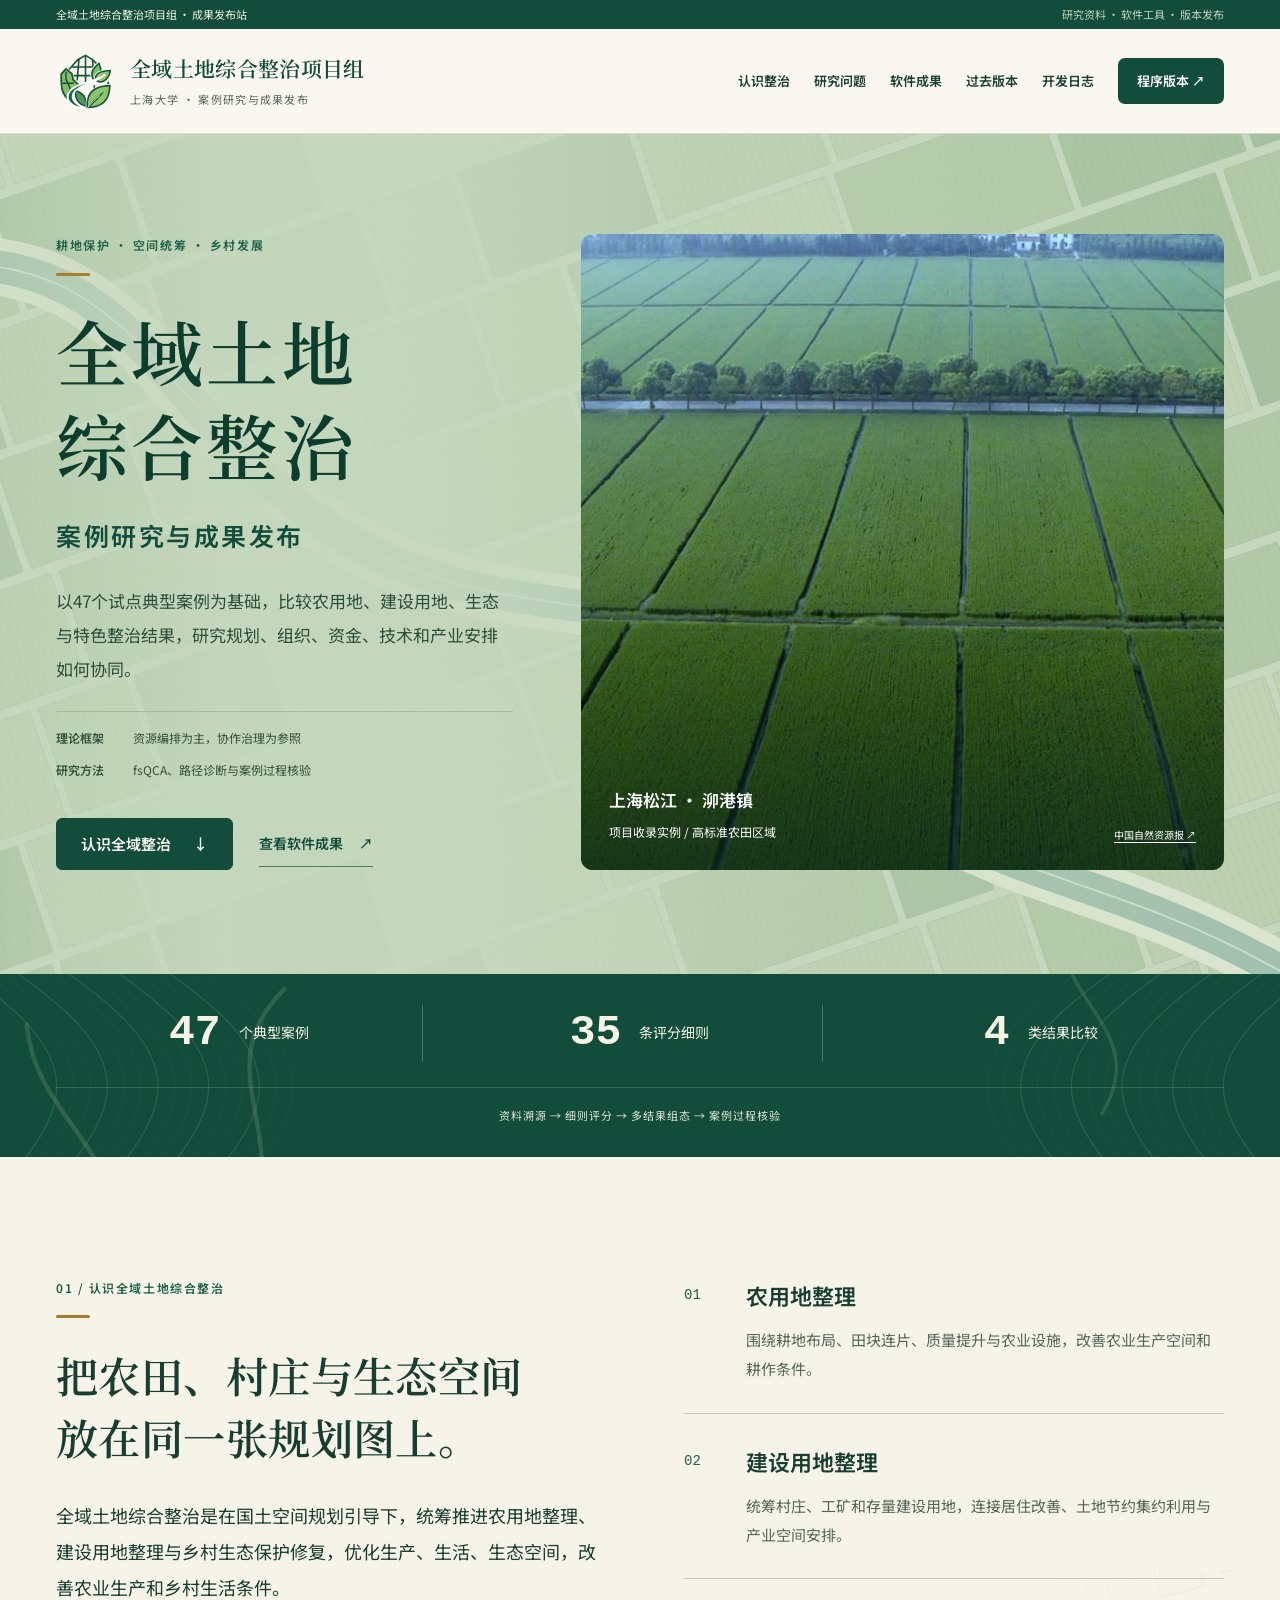
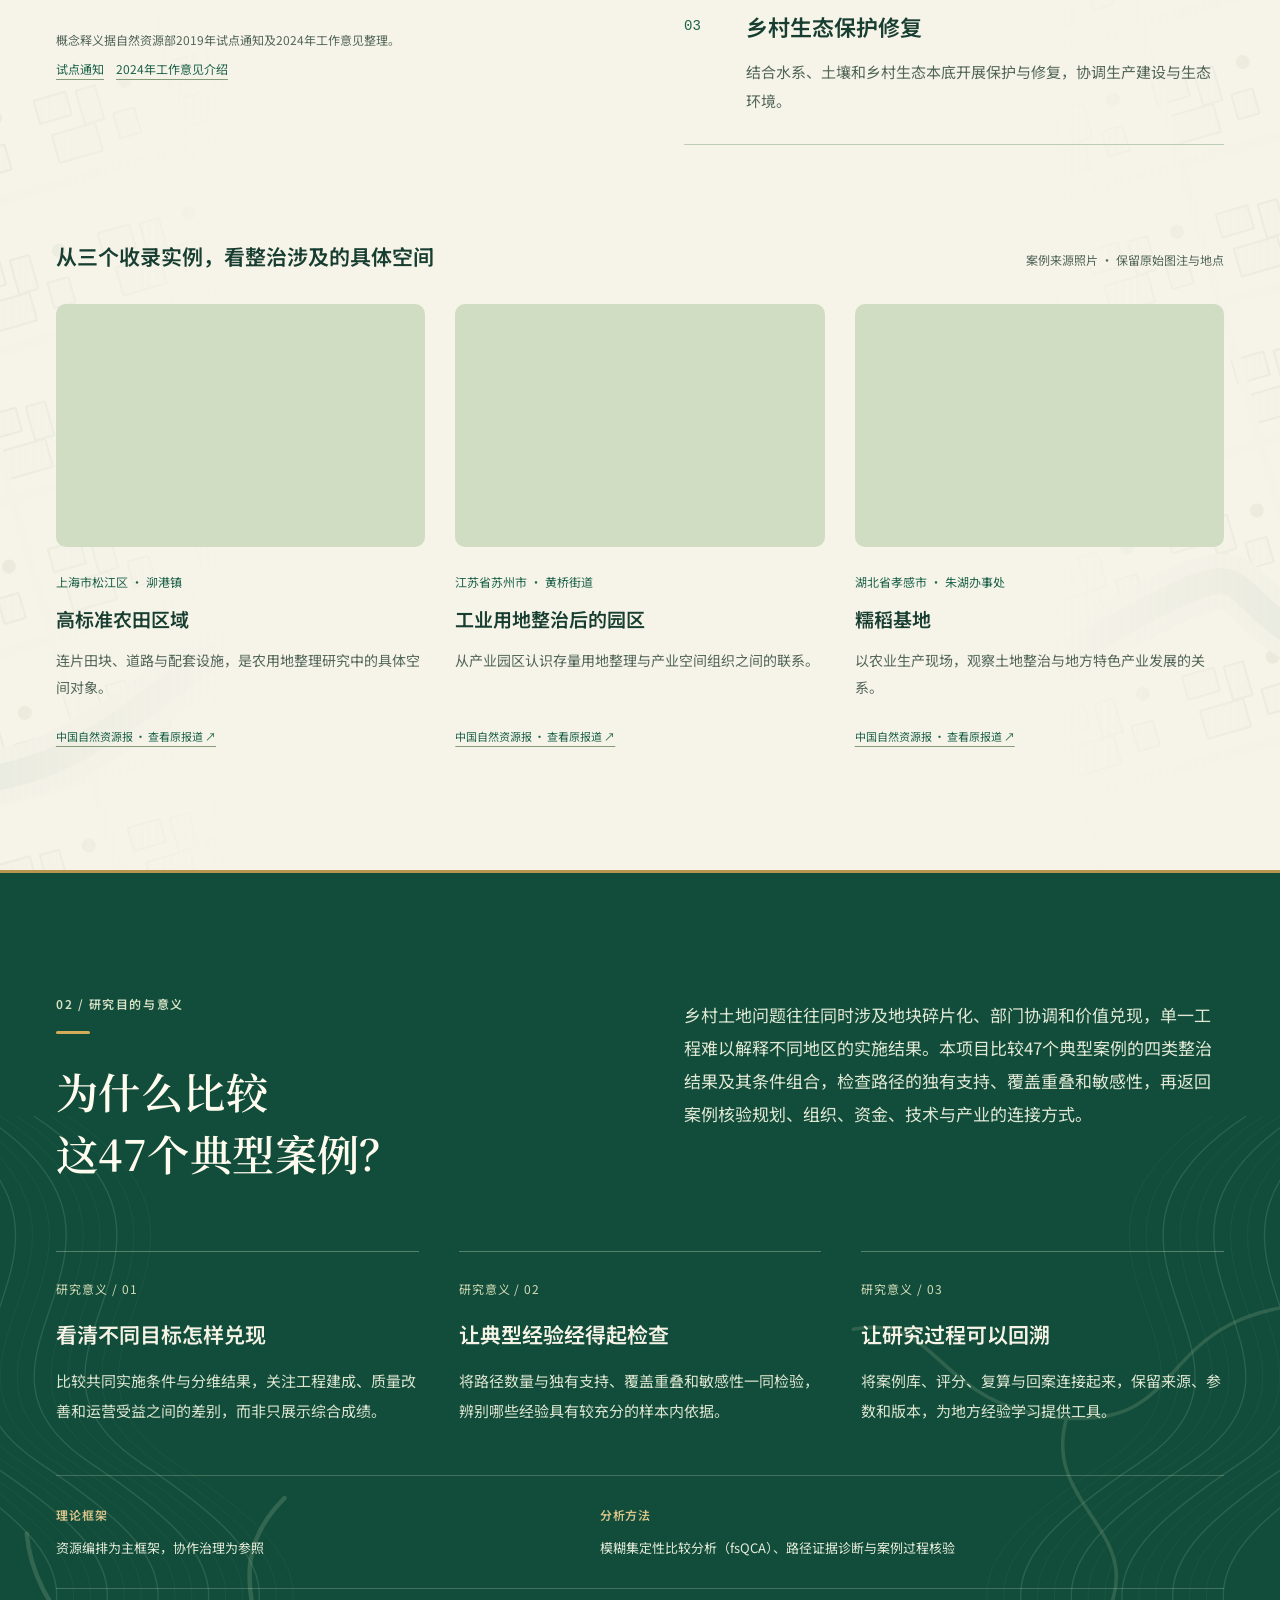
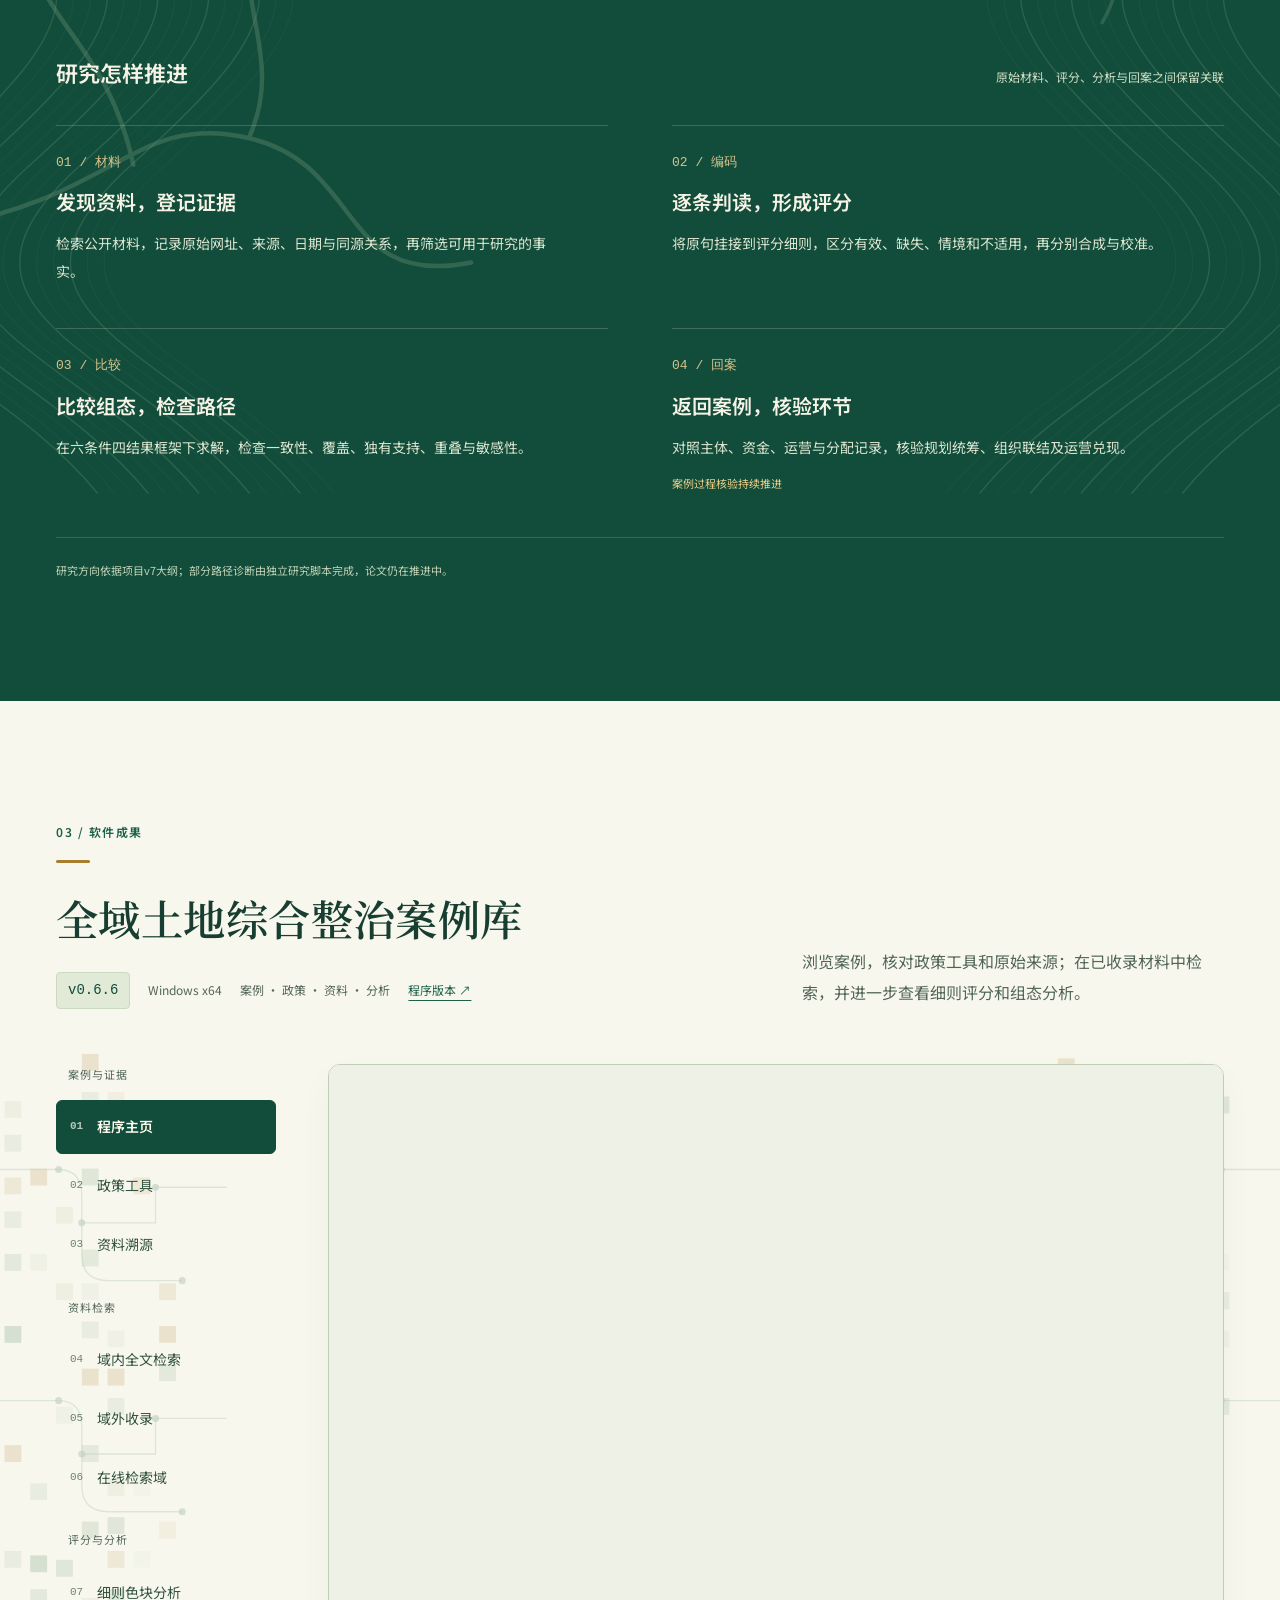
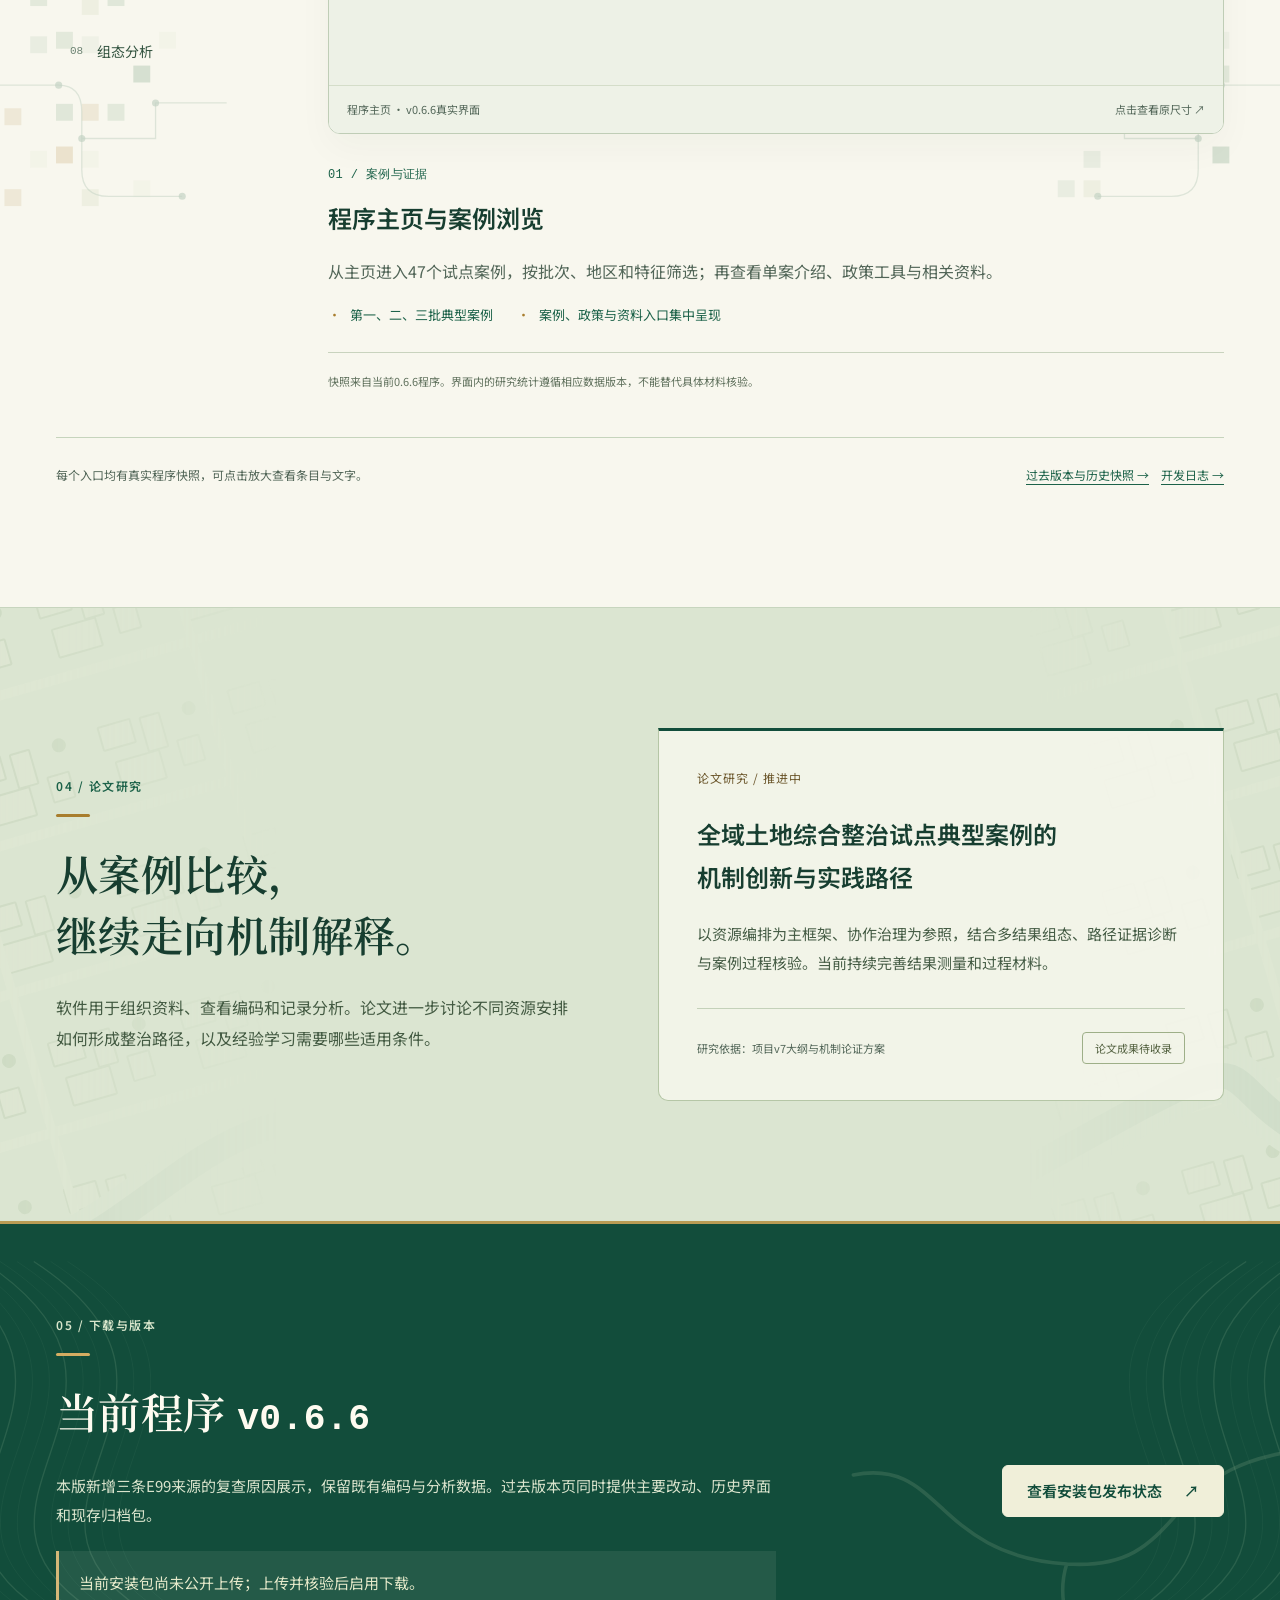
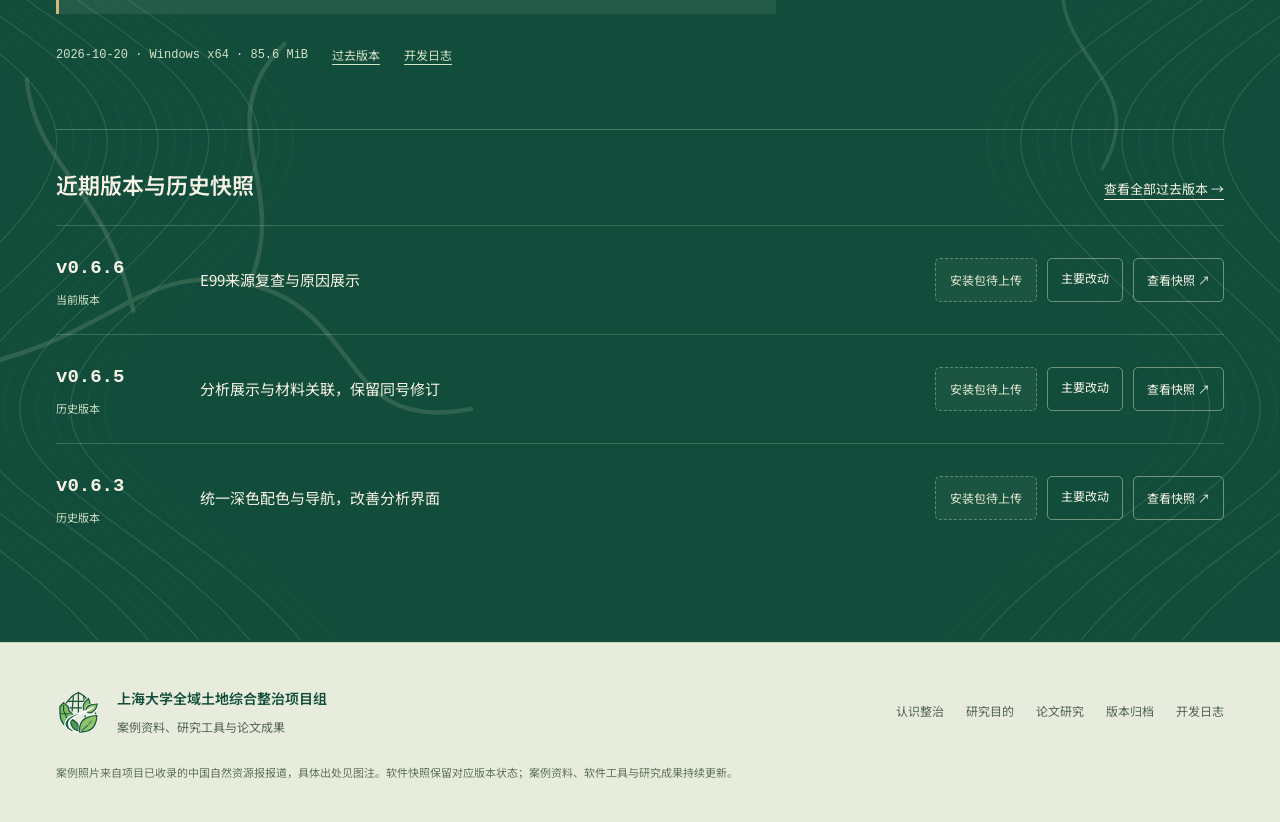
<file: index.html>
<!doctype html>
<html lang="zh-CN"><head><meta charset="utf-8"><meta name="viewport" content="width=device-width,initial-scale=1"><meta name="theme-color" content="#124d3b"><title>全域土地综合整治项目组 · 案例研究与成果发布</title><meta name="description" content="从农用地整理、建设用地整理与生态保护修复出发，比较47个典型案例，介绍研究目的，展示政策工具、资料溯源、案例库软件与历史版本。"><link rel="icon" href="assets/project-mark-reference-v2.svg" type="image/svg+xml"><link rel="preload" href="assets/fonts/clc-serif-600.woff" as="font" type="font/woff" crossorigin><link rel="preload" href="assets/fonts/clc-sans-400.woff" as="font" type="font/woff" crossorigin><link rel="stylesheet" href="site.css?v=publish-20261020"><script defer src="site.js?v=publish-20261020"></script><link rel="canonical" href="https://shuwgc.github.io/CLC-case/"><meta property="og:type" content="website"><meta property="og:locale" content="zh_CN"><meta property="og:title" content="全域土地综合整治项目组 · 案例研究与成果发布"><meta property="og:description" content="从农用地整理、建设用地整理与生态保护修复出发，比较47个典型案例，介绍研究目的，展示政策工具、资料溯源、案例库软件与历史版本。"><meta property="og:url" content="https://shuwgc.github.io/CLC-case/"><meta property="og:image" content="https://shuwgc.github.io/CLC-case/assets/case-maogang-farmland.jpg"><meta name="referrer" content="strict-origin-when-cross-origin"></head>
<body data-page="home"><a class="skip-link" href="#main-content">跳至主要内容</a>
<div class="preview-bar"><div class="wrap"><span>全域土地综合整治项目组 · 成果发布站</span><span>研究资料 · 软件工具 · 版本发布</span></div></div>
<header class="site-header"><div class="wrap header-inner"><a class="brand" href="index.html" aria-label="项目组成果发布站首页"><img src="assets/project-mark-reference-v2.svg" alt="全域土地综合整治绿白图标"><div><strong>全域土地综合整治项目组</strong><small>上海大学 · 案例研究与成果发布</small></div></a><button class="menu-toggle" type="button" aria-controls="site-nav" aria-expanded="false">导航 <span aria-hidden="true">☰</span></button><nav class="nav" id="site-nav" aria-label="主导航"><a href="#understanding">认识整治</a><a href="#research">研究问题</a><a href="#software">软件成果</a><a href="versions.html">过去版本</a><a href="log.html">开发日志</a><a class="nav-download" href="versions.html#v0-6-6">程序版本 ↗</a></nav></div></header>
<main id="main-content" tabindex="-1">
<section class="intro-hero" aria-label="全域土地综合整治案例研究"><div class="wrap hero-layout"><div class="hero-panel"><div class="eyebrow">耕地保护 · 空间统筹 · 乡村发展</div><h1><span>全域土地</span><span>综合整治</span></h1><p class="hero-subtitle">案例研究与成果发布</p><p class="hero-explainer">以47个试点典型案例为基础，比较农用地、建设用地、生态与特色整治结果，研究规划、组织、资金、技术和产业安排如何协同。</p><dl class="hero-methods"><div><dt>理论框架</dt><dd>资源编排为主，协作治理为参照</dd></div><div><dt>研究方法</dt><dd>fsQCA、路径诊断与案例过程核验</dd></div></dl><div class="hero-actions"><a class="button" href="#understanding">认识全域整治 <span aria-hidden="true">↓</span></a><a class="hero-quiet-link" href="#software">查看软件成果 <span aria-hidden="true">↗</span></a></div></div><figure class="hero-photo"><img src="assets/case-maogang-farmland.jpg" alt="上海松江泖港镇高标准农田区域，田块与道路呈集中连片布局" fetchpriority="high"><figcaption><div><strong>上海松江 · 泖港镇</strong><span>项目收录实例 / 高标准农田区域</span></div><a href="https://www.iziran.net/news.html?aid=5341581" target="_blank" rel="noopener noreferrer">中国自然资源报 ↗</a></figcaption></figure></div></section>
<div class="project-line"><div class="wrap"><span><strong>47</strong>个典型案例</span><span><strong>35</strong>条评分细则</span><span><strong>4</strong>类结果比较</span><span class="line-caption">资料溯源 → 细则评分 → 多结果组态 → 案例过程核验</span></div></div>

<section class="stage definition anchor-section" id="understanding"><div class="wrap"><div class="definition-grid"><div><div class="eyebrow">01 / 认识全域土地综合整治</div><h2>把农田、村庄与生态空间<br>放在同一张规划图上。</h2><p class="definition-copy">全域土地综合整治是在国土空间规划引导下，统筹推进农用地整理、建设用地整理与乡村生态保护修复，优化生产、生活、生态空间，改善农业生产和乡村生活条件。</p><p class="definition-source">概念释义据自然资源部2019年试点通知及2024年工作意见整理。<br><a class="source-link" href="https://gtj.yantai.gov.cn/art/2020/2/6/art_107946_2914812.html" target="_blank" rel="noopener noreferrer">试点通知</a>　<a class="source-link" href="https://app.www.gov.cn/govdata/gov/202408/17/518354/article.html" target="_blank" rel="noopener noreferrer">2024年工作意见介绍</a></p></div><ol class="task-list"><li><span class="task-num">01</span><div><h3>农用地整理</h3><p>围绕耕地布局、田块连片、质量提升与农业设施，改善农业生产空间和耕作条件。</p></div></li><li><span class="task-num">02</span><div><h3>建设用地整理</h3><p>统筹村庄、工矿和存量建设用地，连接居住改善、土地节约集约利用与产业空间安排。</p></div></li><li><span class="task-num">03</span><div><h3>乡村生态保护修复</h3><p>结合水系、土壤和乡村生态本底开展保护与修复，协调生产建设与生态环境。</p></div></li></ol></div>
<div class="case-essay"><div class="case-essay-head"><h3>从三个收录实例，看整治涉及的具体空间</h3><span>案例来源照片 · 保留原始图注与地点</span></div><div class="case-grid">
<figure class="case-figure"><button class="photo-button" type="button" data-photo="assets/case-maogang-farmland.jpg" data-title="上海松江泖港镇 · 高标准农田区域" data-caption="原文图注为“高标准农田区域”。来源：中国自然资源报，项目已收录的案例照片。" aria-label="放大泖港镇高标准农田照片"><img src="assets/case-maogang-farmland.jpg" alt="泖港镇高标准农田区域" loading="lazy"></button><figcaption><div class="case-place">上海市松江区 · 泖港镇</div><h4>高标准农田区域</h4><p class="case-desc">连片田块、道路与配套设施，是农用地整理研究中的具体空间对象。</p><a class="source-link" href="https://www.iziran.net/news.html?aid=5341581" target="_blank" rel="noopener noreferrer">中国自然资源报 · 查看原报道 ↗</a></figcaption></figure>
<figure class="case-figure"><button class="photo-button" type="button" data-photo="assets/case-huangqiao-industry.jpg" data-title="江苏苏州黄桥街道 · 工业用地整治后园区" data-caption="原报道图组中的整治后图片。单幅展示，不构造前后对比。来源：中国自然资源报。" aria-label="放大黄桥街道产业园照片"><img src="assets/case-huangqiao-industry.jpg" alt="黄桥街道工业用地整治后的苏州智能制造服务产业园" loading="lazy"></button><figcaption><div class="case-place">江苏省苏州市 · 黄桥街道</div><h4>工业用地整治后的园区</h4><p class="case-desc">从产业园区认识存量用地整理与产业空间组织之间的联系。</p><a class="source-link" href="https://www.iziran.net/news.html?aid=5341648" target="_blank" rel="noopener noreferrer">中国自然资源报 · 查看原报道 ↗</a></figcaption></figure>
<figure class="case-figure"><button class="photo-button" type="button" data-photo="assets/case-zhuhu-rice.jpg" data-title="湖北孝感朱湖 · 糯稻基地" data-caption="原文图注为“糯稻基地”。来源：中国自然资源报，项目已收录的案例照片。" aria-label="放大朱湖糯稻基地照片"><img src="assets/case-zhuhu-rice.jpg" alt="朱湖糯稻基地，收割机正在稻田作业" loading="lazy"></button><figcaption><div class="case-place">湖北省孝感市 · 朱湖办事处</div><h4>糯稻基地</h4><p class="case-desc">以农业生产现场，观察土地整治与地方特色产业发展的关系。</p><a class="source-link" href="https://www.iziran.net/news.html?aid=5341710" target="_blank" rel="noopener noreferrer">中国自然资源报 · 查看原报道 ↗</a></figcaption></figure>
</div></div></div></section>

<section class="stage research-stage anchor-section" id="research"><div class="wrap"><div class="research-lead"><div><div class="eyebrow">02 / 研究目的与意义</div><h2>为什么比较<br>这47个典型案例？</h2></div><p class="research-purpose">乡村土地问题往往同时涉及地块碎片化、部门协调和价值兑现，单一工程难以解释不同地区的实施结果。本项目比较47个典型案例的四类整治结果及其条件组合，检查路径的独有支持、覆盖重叠和敏感性，再返回案例核验规划、组织、资金、技术与产业的连接方式。</p></div><ol class="research-questions"><li><div class="rq-label">研究意义 / 01</div><h3>看清不同目标怎样兑现</h3><p>比较共同实施条件与分维结果，关注工程建成、质量改善和运营受益之间的差别，而非只展示综合成绩。</p></li><li><div class="rq-label">研究意义 / 02</div><h3>让典型经验经得起检查</h3><p>将路径数量与独有支持、覆盖重叠和敏感性一同检验，辨别哪些经验具有较充分的样本内依据。</p></li><li><div class="rq-label">研究意义 / 03</div><h3>让研究过程可以回溯</h3><p>将案例库、评分、复算与回案连接起来，保留来源、参数和版本，为地方经验学习提供工具。</p></li></ol><div class="framework-strip"><span><b>理论框架</b>资源编排为主框架，协作治理为参照</span><span><b>分析方法</b>模糊集定性比较分析（fsQCA）、路径证据诊断与案例过程核验</span></div><div class="research-path"><div class="path-heading"><h3>研究怎样推进</h3><span>原始材料、评分、分析与回案之间保留关联</span></div><ol class="path-steps"><li class="path-step"><span class="step-num">01 / 材料</span><h4>发现资料，登记证据</h4><p>检索公开材料，记录原始网址、来源、日期与同源关系，再筛选可用于研究的事实。</p></li><li class="path-step"><span class="step-num">02 / 编码</span><h4>逐条判读，形成评分</h4><p>将原句挂接到评分细则，区分有效、缺失、情境和不适用，再分别合成与校准。</p></li><li class="path-step"><span class="step-num">03 / 比较</span><h4>比较组态，检查路径</h4><p>在六条件四结果框架下求解，检查一致性、覆盖、独有支持、重叠与敏感性。</p></li><li class="path-step"><span class="step-num">04 / 回案</span><h4>返回案例，核验环节</h4><p>对照主体、资金、运营与分配记录，核验规划统筹、组织联结及运营兑现。</p><span class="ongoing">案例过程核验持续推进</span></li></ol><p class="research-footnote">研究方向依据项目v7大纲；部分路径诊断由独立研究脚本完成，论文仍在推进中。</p></div></div></section>

<section class="stage showcase anchor-section" id="software"><div class="wrap"><div class="section-heading"><div><div class="eyebrow">03 / 软件成果</div><h2>全域土地综合整治案例库</h2><div class="showcase-meta"><span class="version">v0.6.6</span><span>Windows x64</span><span>案例 · 政策 · 资料 · 分析</span><a href="versions.html#v0-6-6">程序版本 ↗</a></div></div><p>浏览案例，核对政策工具和原始来源；在已收录材料中检索，并进一步查看细则评分和组态分析。</p></div><div class="showcase-layout"><div class="feature-tabs" role="tablist" aria-label="八项程序界面与功能" aria-orientation="vertical"><span class="feature-group-label" role="presentation">案例与证据</span><button type="button" role="tab" id="tab-overview" aria-controls="feature-panel" aria-selected="true" data-feature="overview"><span>01</span>程序主页</button><button type="button" role="tab" id="tab-policy" aria-controls="feature-panel" aria-selected="false" data-feature="policy" tabindex="-1"><span>02</span>政策工具</button><button type="button" role="tab" id="tab-sources" aria-controls="feature-panel" aria-selected="false" data-feature="sources" tabindex="-1"><span>03</span>资料溯源</button><span class="feature-group-label" role="presentation">资料检索</span><button type="button" role="tab" id="tab-domain" aria-controls="feature-panel" aria-selected="false" data-feature="domain" tabindex="-1"><span>04</span>域内全文检索</button><button type="button" role="tab" id="tab-corpus" aria-controls="feature-panel" aria-selected="false" data-feature="corpus" tabindex="-1"><span>05</span>域外收录</button><button type="button" role="tab" id="tab-online" aria-controls="feature-panel" aria-selected="false" data-feature="online" tabindex="-1"><span>06</span>在线检索域</button><span class="feature-group-label" role="presentation">评分与分析</span><button type="button" role="tab" id="tab-rules" aria-controls="feature-panel" aria-selected="false" data-feature="rules" tabindex="-1"><span>07</span>细则色块分析</button><button type="button" role="tab" id="tab-qca" aria-controls="feature-panel" aria-selected="false" data-feature="qca" tabindex="-1"><span>08</span>组态分析</button></div><div class="feature-panel" id="feature-panel" role="tabpanel" aria-labelledby="tab-overview"><figure class="feature-frame"><button class="shot-trigger" type="button" aria-label="放大程序主页截图" data-current-image><img id="feature-image" src="assets/current-home.jpg" alt="0.6.6程序主页，包含导航、案例库介绍、检索入口与基础统计" loading="lazy"></button><figcaption class="shot-caption"><span id="feature-caption">程序主页 · v0.6.6真实界面</span><span>点击查看原尺寸 ↗</span></figcaption></figure><div class="feature-description"><div><div class="feature-index" id="feature-index">01 / 案例与证据</div><h3 id="feature-title">程序主页与案例浏览</h3></div><div><p class="feature-desc" id="feature-desc">从主页进入47个试点案例，按批次、地区和特征筛选；再查看单案介绍、政策工具与相关资料。</p><ul id="feature-points"><li>第一、二、三批典型案例</li><li>案例、政策与资料入口集中呈现</li></ul></div></div><p class="feature-boundary" id="feature-boundary">快照来自当前0.6.6程序。界面内的研究统计遵循相应数据版本，不能替代具体材料核验。</p></div></div><div class="showcase-tail"><span>每个入口均有真实程序快照，可点击放大查看条目与文字。</span><div><a href="versions.html">过去版本与历史快照 →</a>　<a href="log.html">开发日志 →</a></div></div></div></section>

<section class="stage paper-stage anchor-section" id="papers"><div class="wrap paper-layout"><div><div class="eyebrow">04 / 论文研究</div><h2>从案例比较，<br>继续走向机制解释。</h2><p class="paper-intro">软件用于组织资料、查看编码和记录分析。论文进一步讨论不同资源安排如何形成整治路径，以及经验学习需要哪些适用条件。</p></div><article class="paper-article"><div class="paper-status">论文研究 / 推进中</div><h3>全域土地综合整治试点典型案例的<br>机制创新与实践路径</h3><p>以资源编排为主框架、协作治理为参照，结合多结果组态、路径证据诊断与案例过程核验。当前持续完善结果测量和过程材料。</p><div class="paper-foot"><span>研究依据：项目v7大纲与机制论证方案</span><span class="pending">论文成果待收录</span></div></article></div></section>
<section class="download-stage" id="downloads"><div class="wrap download-layout"><div><div class="eyebrow">05 / 下载与版本</div><h2>当前程序 <span class="version-inline">v0.6.6</span></h2><p>本版新增三条E99来源的复查原因展示，保留既有编码与分析数据。过去版本页同时提供主要改动、历史界面和现存归档包。</p><p class="publication-status">当前安装包尚未公开上传；上传并核验后启用下载。</p><div class="release-links"><span id="current-package-meta">2026-10-20 · Windows x64</span><a href="versions.html">过去版本</a><a href="log.html">开发日志</a></div></div><a class="button" href="versions.html#v0-6-6">查看安装包发布状态 <span aria-hidden="true">↗</span></a></div><div class="wrap recent-archive"><div class="recent-archive-head"><h3>近期版本与历史快照</h3><a href="versions.html">查看全部过去版本 →</a></div><div id="recent-releases" aria-live="polite"><p>正在读取版本归档…</p></div></div></section>
</main><footer class="site-footer"><div class="wrap"><div class="footer-inner"><div class="footer-identity"><img src="assets/project-mark-reference-v2.svg" alt=""><div><strong>上海大学全域土地综合整治项目组</strong><span>案例资料、研究工具与论文成果</span></div></div><div class="footer-nav"><a href="#understanding">认识整治</a><a href="#research">研究目的</a><a href="#papers">论文研究</a><a href="versions.html">版本归档</a><a href="log.html">开发日志</a></div></div><p class="footer-note">案例照片来自项目已收录的中国自然资源报报道，具体出处见图注。软件快照保留对应版本状态；案例资料、软件工具与研究成果持续更新。</p></div></footer><dialog class="image-dialog" aria-label="图片放大预览"><div class="dialog-toolbar"><span id="dialog-title">界面快照</span><a class="dialog-original" id="dialog-original" href="#" target="_blank" rel="noopener noreferrer">打开原图 ↗</a><button type="button" data-close-dialog aria-label="关闭截图预览">✕</button></div><img class="dialog-img" alt=""><p class="dialog-caption"></p></dialog>
</body></html>
</file>
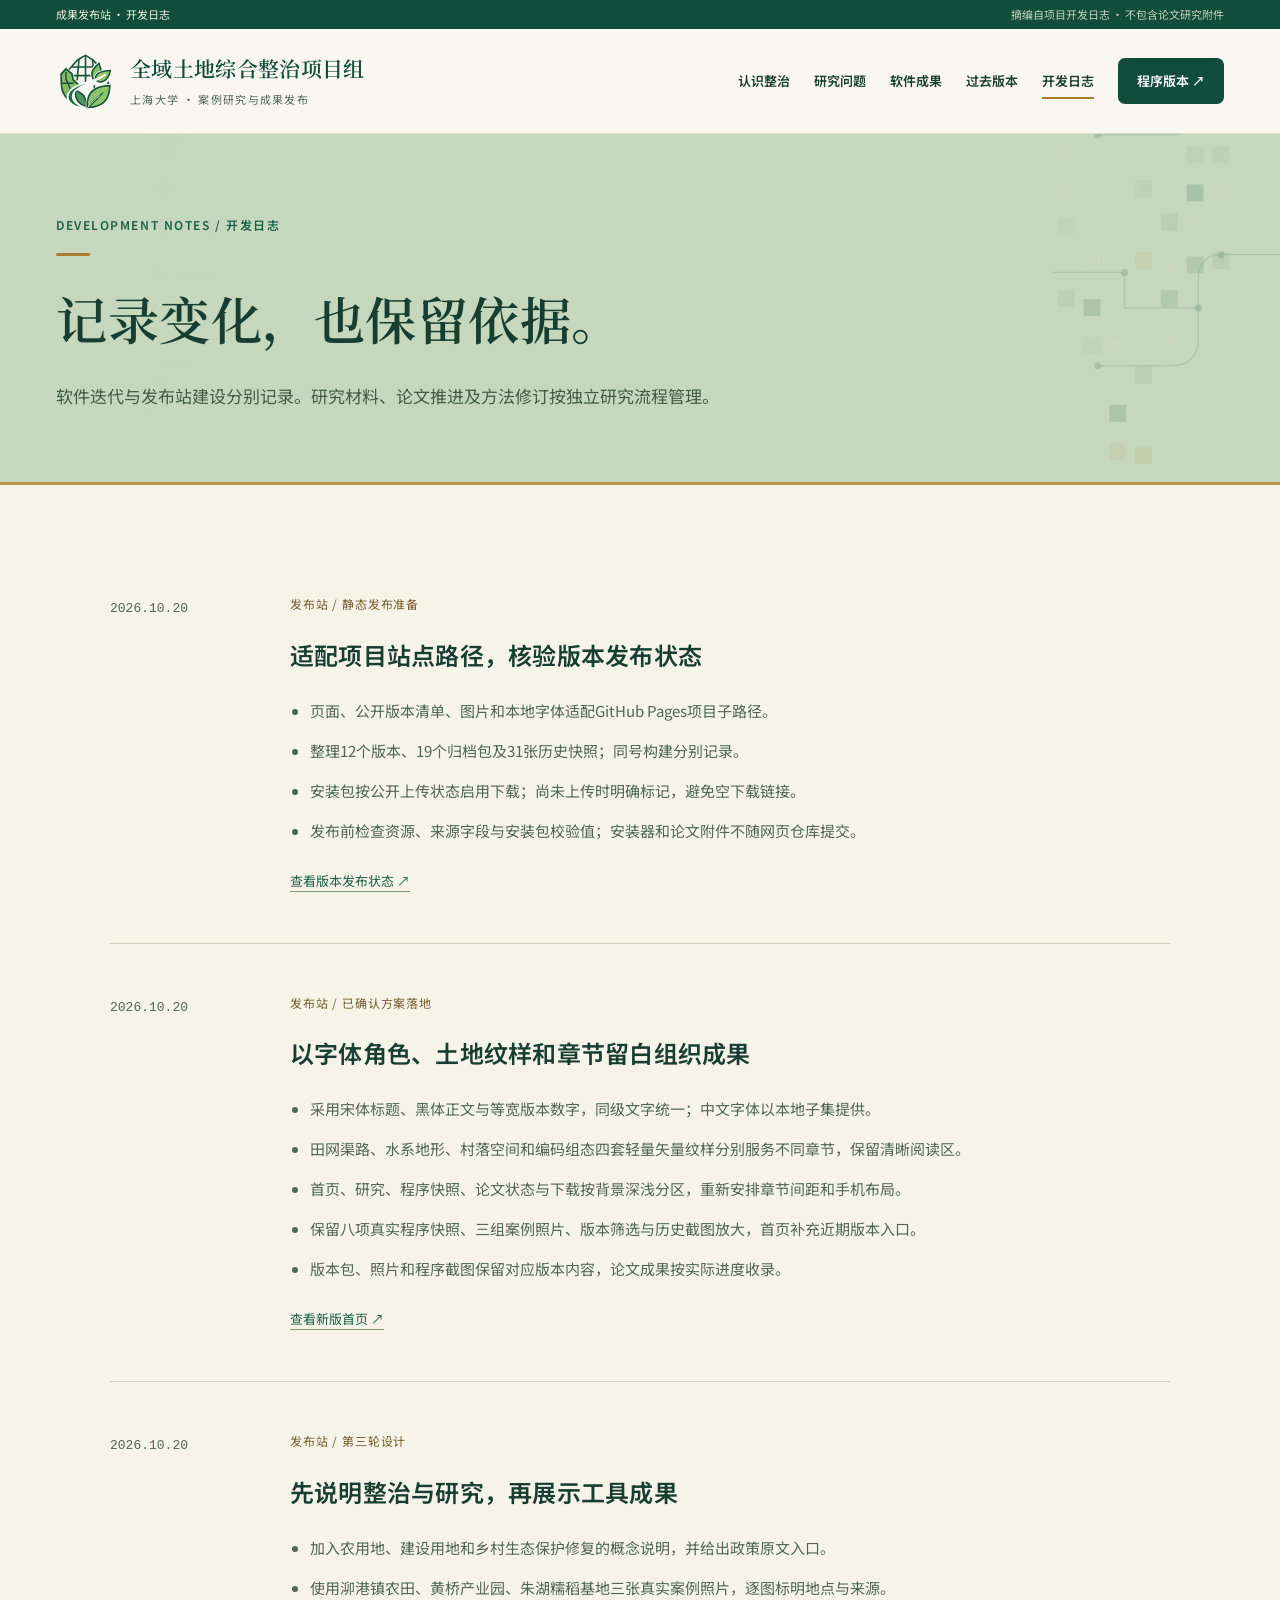
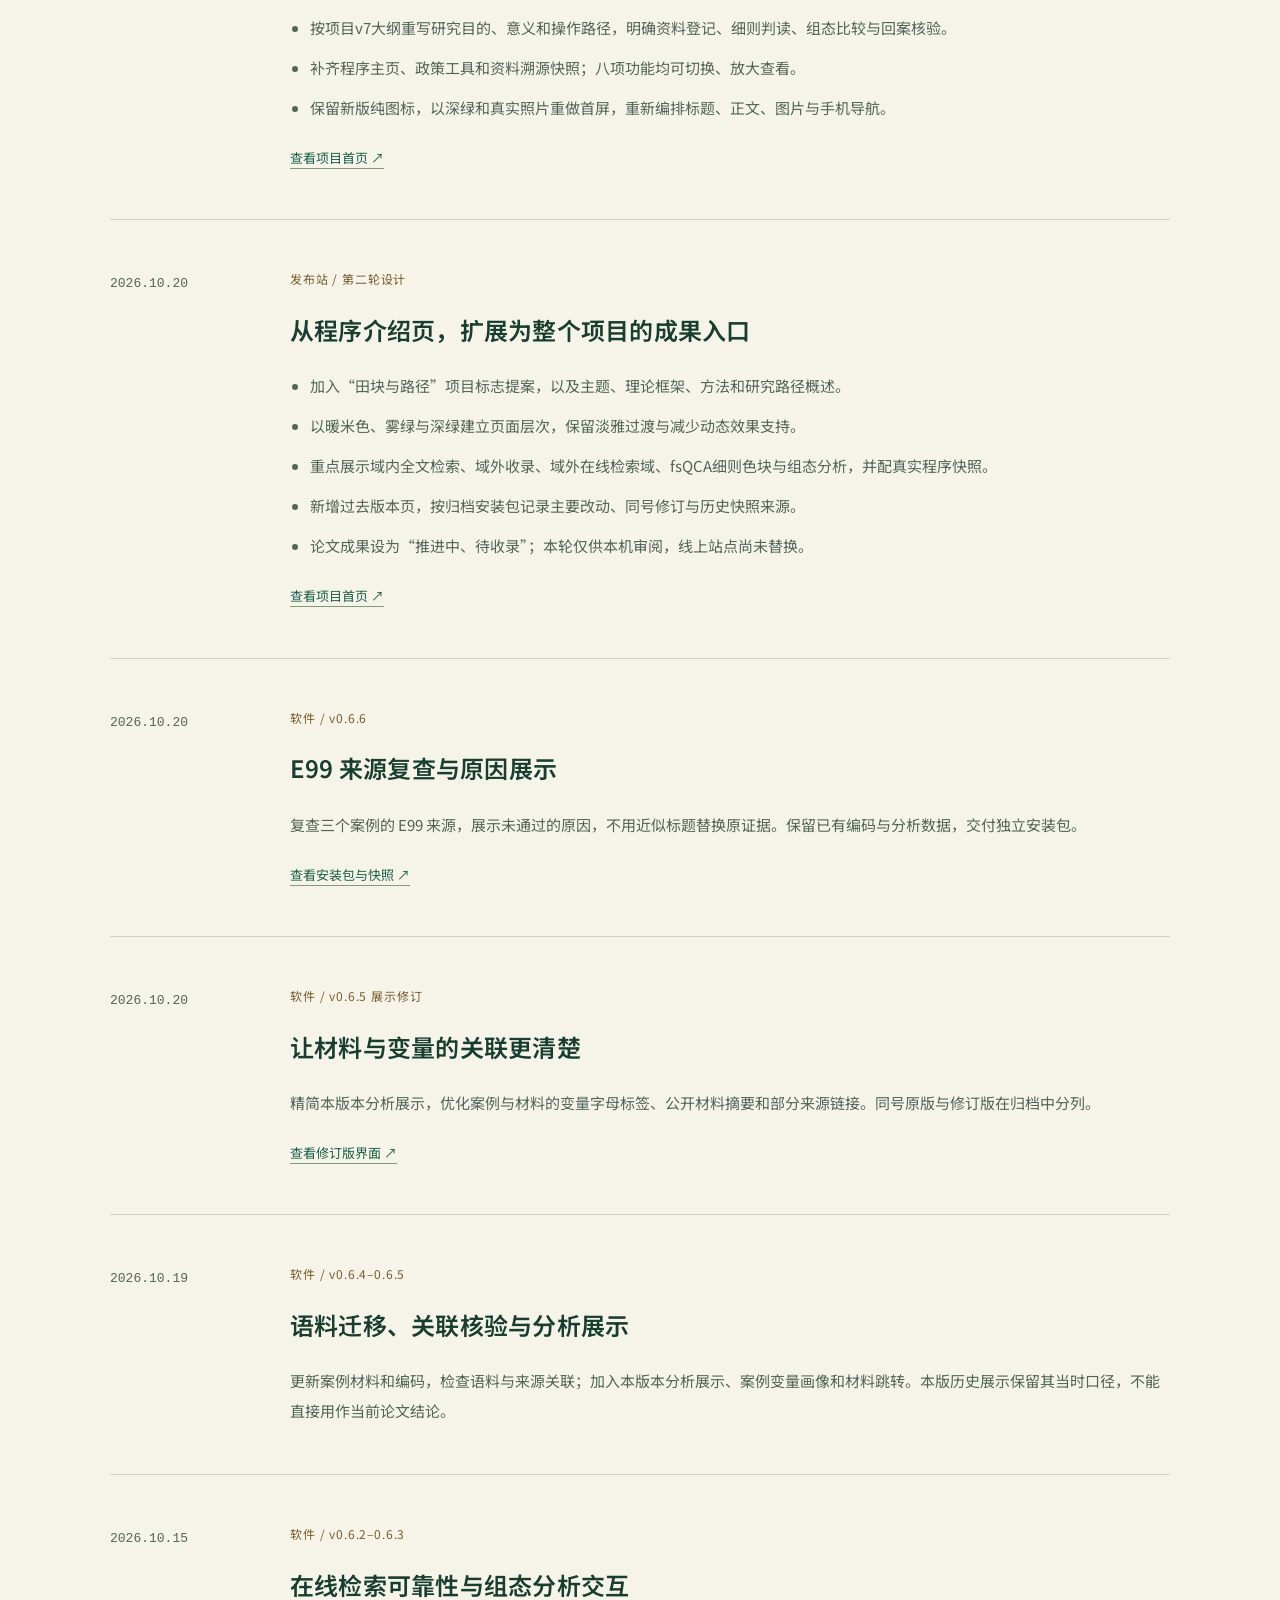
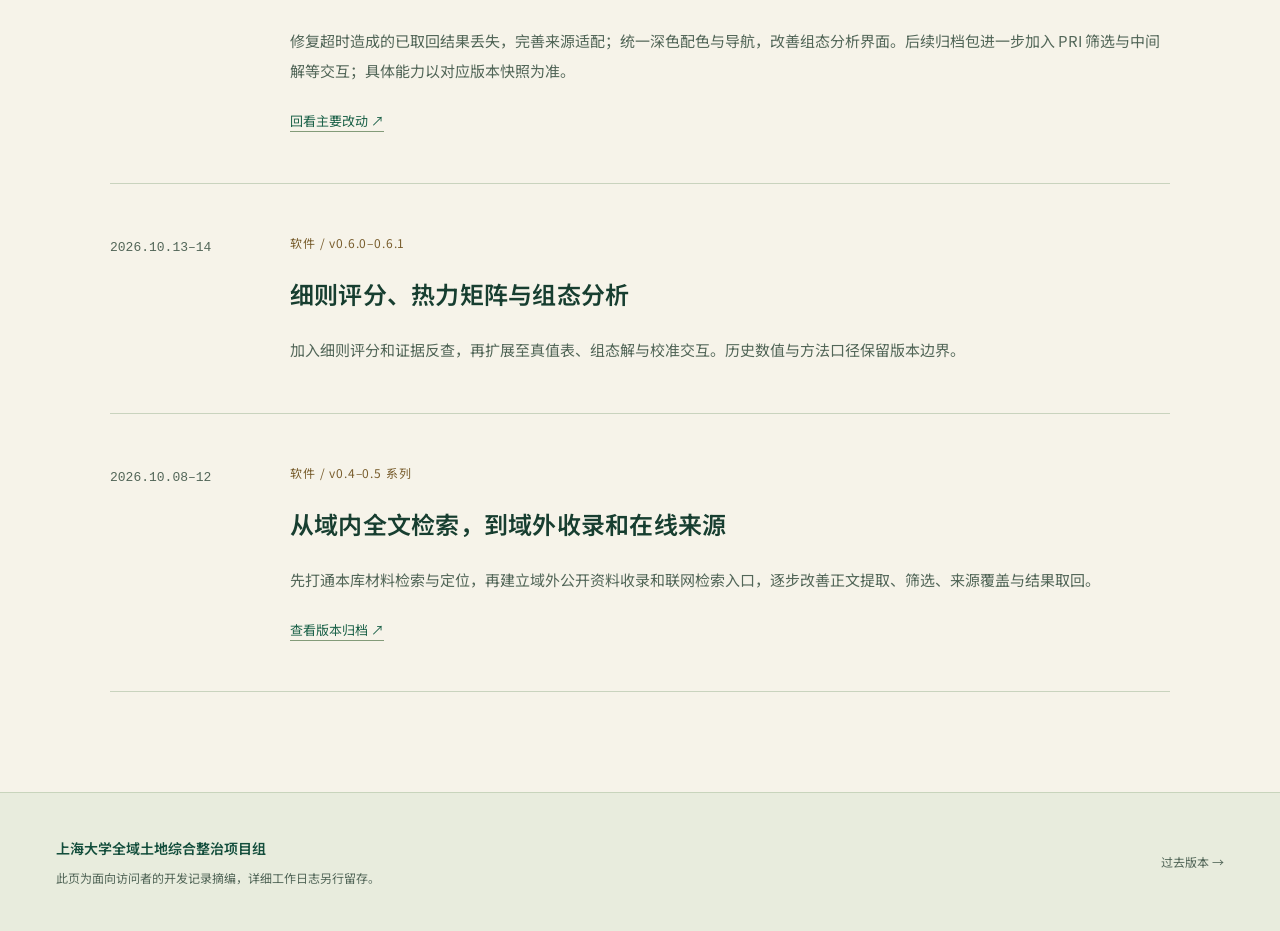
<file: log.html>
<!doctype html><html lang="zh-CN"><head><meta charset="utf-8"><meta name="viewport" content="width=device-width,initial-scale=1"><title>开发日志 · 全域土地综合整治项目组</title><meta name="description" content="案例库程序开发进展与项目发布站建设记录。"><link rel="icon" href="assets/project-mark-reference-v2.svg"><link rel="preload" href="assets/fonts/clc-serif-600.woff" as="font" type="font/woff" crossorigin><link rel="preload" href="assets/fonts/clc-sans-400.woff" as="font" type="font/woff" crossorigin><link rel="stylesheet" href="site.css?v=publish-20261020"><script defer src="site.js?v=publish-20261020"></script><link rel="canonical" href="https://shuwgc.github.io/CLC-case/log.html"><meta property="og:type" content="website"><meta property="og:locale" content="zh_CN"><meta property="og:title" content="开发日志 · 全域土地综合整治项目组"><meta property="og:description" content="案例库程序开发进展与项目发布站建设记录。"><meta property="og:url" content="https://shuwgc.github.io/CLC-case/log.html"><meta property="og:image" content="https://shuwgc.github.io/CLC-case/assets/case-maogang-farmland.jpg"><meta name="referrer" content="strict-origin-when-cross-origin"></head><body data-page="log"><a class="skip-link" href="#main-content">跳至主要内容</a><div class="preview-bar"><div class="wrap"><span>成果发布站 · 开发日志</span><span>摘编自项目开发日志 · 不包含论文研究附件</span></div></div><header class="site-header"><div class="wrap header-inner"><a class="brand" href="index.html" aria-label="项目组成果发布站首页"><img src="assets/project-mark-reference-v2.svg" alt="全域土地综合整治绿白图标"><div><strong>全域土地综合整治项目组</strong><small>上海大学 · 案例研究与成果发布</small></div></a><button class="menu-toggle" type="button" aria-controls="site-nav" aria-expanded="false">导航 <span aria-hidden="true">☰</span></button><nav class="nav" id="site-nav" aria-label="主导航"><a href="index.html#understanding">认识整治</a><a href="index.html#research">研究问题</a><a href="index.html#software">软件成果</a><a href="versions.html">过去版本</a><a href="log.html" aria-current="page">开发日志</a><a class="nav-download" href="versions.html#v0-6-6">程序版本 ↗</a></nav></div></header><main id="main-content" tabindex="-1"><section class="page-intro"><div class="wrap"><div class="eyebrow">DEVELOPMENT NOTES / 开发日志</div><h1>记录变化，也保留依据。</h1><p>软件迭代与发布站建设分别记录。研究材料、论文推进及方法修订按独立研究流程管理。</p></div></section><section class="section"><div class="wrap timeline"><article class="log-entry"><div class="log-date">2026.10.20</div><div><div class="log-tag">发布站 / 静态发布准备</div><h2>适配项目站点路径，核验版本发布状态</h2><ul><li>页面、公开版本清单、图片和本地字体适配GitHub Pages项目子路径。</li><li>整理12个版本、19个归档包及31张历史快照；同号构建分别记录。</li><li>安装包按公开上传状态启用下载；尚未上传时明确标记，避免空下载链接。</li><li>发布前检查资源、来源字段与安装包校验值；安装器和论文附件不随网页仓库提交。</li></ul><a class="text-link" href="versions.html">查看版本发布状态 ↗</a></div></article><article class="log-entry"><div class="log-date">2026.10.20</div><div><div class="log-tag">发布站 / 已确认方案落地</div><h2>以字体角色、土地纹样和章节留白组织成果</h2><ul><li>采用宋体标题、黑体正文与等宽版本数字，同级文字统一；中文字体以本地子集提供。</li><li>田网渠路、水系地形、村落空间和编码组态四套轻量矢量纹样分别服务不同章节，保留清晰阅读区。</li><li>首页、研究、程序快照、论文状态与下载按背景深浅分区，重新安排章节间距和手机布局。</li><li>保留八项真实程序快照、三组案例照片、版本筛选与历史截图放大，首页补充近期版本入口。</li><li>版本包、照片和程序截图保留对应版本内容，论文成果按实际进度收录。</li></ul><a class="text-link" href="index.html">查看新版首页 ↗</a></div></article><article class="log-entry"><div class="log-date">2026.10.20</div><div><div class="log-tag">发布站 / 第三轮设计</div><h2>先说明整治与研究，再展示工具成果</h2><ul><li>加入农用地、建设用地和乡村生态保护修复的概念说明，并给出政策原文入口。</li><li>使用泖港镇农田、黄桥产业园、朱湖糯稻基地三张真实案例照片，逐图标明地点与来源。</li><li>按项目v7大纲重写研究目的、意义和操作路径，明确资料登记、细则判读、组态比较与回案核验。</li><li>补齐程序主页、政策工具和资料溯源快照；八项功能均可切换、放大查看。</li><li>保留新版纯图标，以深绿和真实照片重做首屏，重新编排标题、正文、图片与手机导航。</li></ul><a class="text-link" href="index.html">查看项目首页 ↗</a></div></article><article class="log-entry"><div class="log-date">2026.10.20</div><div><div class="log-tag">发布站 / 第二轮设计</div><h2>从程序介绍页，扩展为整个项目的成果入口</h2><ul><li>加入“田块与路径”项目标志提案，以及主题、理论框架、方法和研究路径概述。</li><li>以暖米色、雾绿与深绿建立页面层次，保留淡雅过渡与减少动态效果支持。</li><li>重点展示域内全文检索、域外收录、域外在线检索域、fsQCA细则色块与组态分析，并配真实程序快照。</li><li>新增过去版本页，按归档安装包记录主要改动、同号修订与历史快照来源。</li><li>论文成果设为“推进中、待收录”；本轮仅供本机审阅，线上站点尚未替换。</li></ul><a class="text-link" href="index.html">查看项目首页 ↗</a></div></article><article class="log-entry"><div class="log-date">2026.10.20</div><div><div class="log-tag">软件 / v0.6.6</div><h2>E99 来源复查与原因展示</h2><p>复查三个案例的 E99 来源，展示未通过的原因，不用近似标题替换原证据。保留已有编码与分析数据，交付独立安装包。</p><a class="text-link" href="versions.html#v0-6-6">查看安装包与快照 ↗</a></div></article><article class="log-entry"><div class="log-date">2026.10.20</div><div><div class="log-tag">软件 / v0.6.5 展示修订</div><h2>让材料与变量的关联更清楚</h2><p>精简本版本分析展示，优化案例与材料的变量字母标签、公开材料摘要和部分来源链接。同号原版与修订版在归档中分列。</p><a class="text-link" href="versions.html#v0-6-5">查看修订版界面 ↗</a></div></article><article class="log-entry"><div class="log-date">2026.10.19</div><div><div class="log-tag">软件 / v0.6.4–0.6.5</div><h2>语料迁移、关联核验与分析展示</h2><p>更新案例材料和编码，检查语料与来源关联；加入本版本分析展示、案例变量画像和材料跳转。本版历史展示保留其当时口径，不能直接用作当前论文结论。</p></div></article><article class="log-entry"><div class="log-date">2026.10.15</div><div><div class="log-tag">软件 / v0.6.2–0.6.3</div><h2>在线检索可靠性与组态分析交互</h2><p>修复超时造成的已取回结果丢失，完善来源适配；统一深色配色与导航，改善组态分析界面。后续归档包进一步加入 PRI 筛选与中间解等交互；具体能力以对应版本快照为准。</p><a class="text-link" href="versions.html#v0-6-3">回看主要改动 ↗</a></div></article><article class="log-entry"><div class="log-date">2026.10.13–14</div><div><div class="log-tag">软件 / v0.6.0–0.6.1</div><h2>细则评分、热力矩阵与组态分析</h2><p>加入细则评分和证据反查，再扩展至真值表、组态解与校准交互。历史数值与方法口径保留版本边界。</p></div></article><article class="log-entry"><div class="log-date">2026.10.08–12</div><div><div class="log-tag">软件 / v0.4–0.5 系列</div><h2>从域内全文检索，到域外收录和在线来源</h2><p>先打通本库材料检索与定位，再建立域外公开资料收录和联网检索入口，逐步改善正文提取、筛选、来源覆盖与结果取回。</p><a class="text-link" href="versions.html">查看版本归档 ↗</a></div></article></div></section></main><footer class="site-footer"><div class="wrap footer-inner"><div><strong>上海大学全域土地综合整治项目组</strong><span>此页为面向访问者的开发记录摘编，详细工作日志另行留存。</span></div><a href="versions.html">过去版本 →</a></div></footer></body></html>
</file>
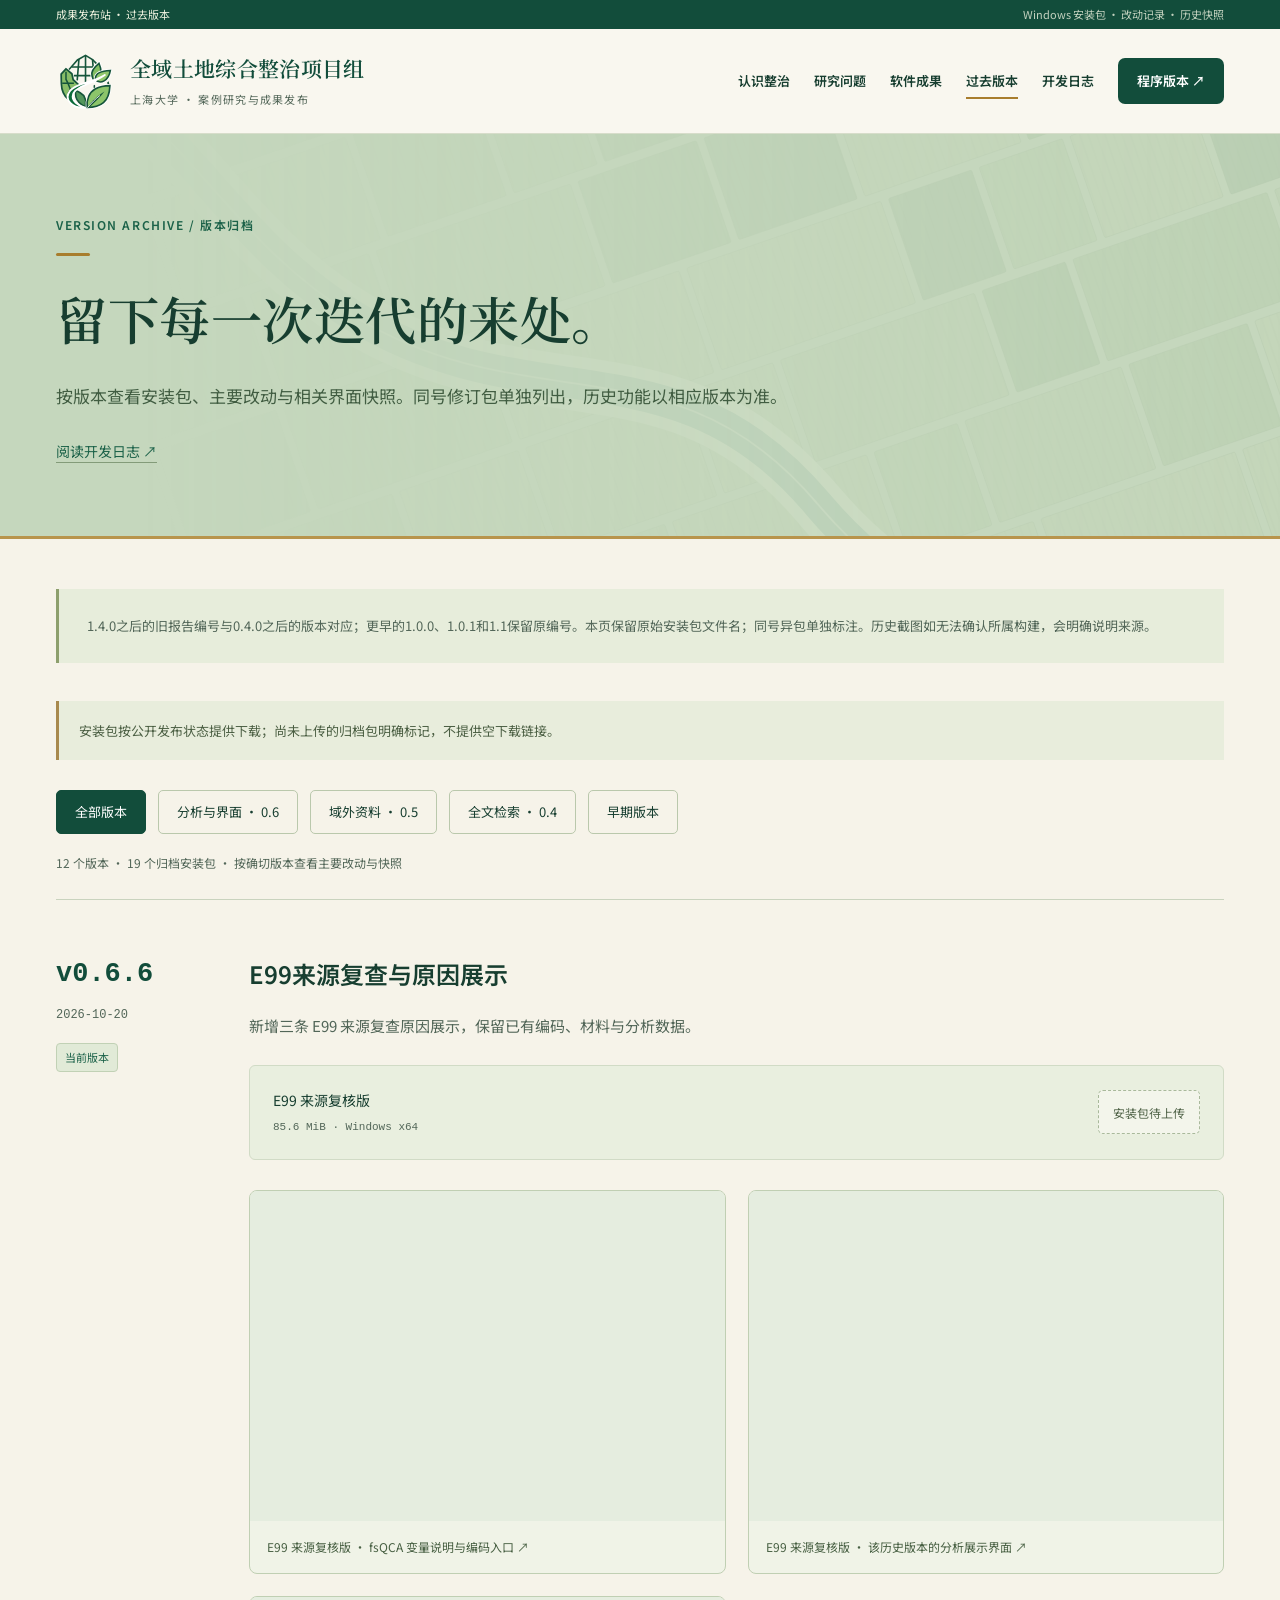
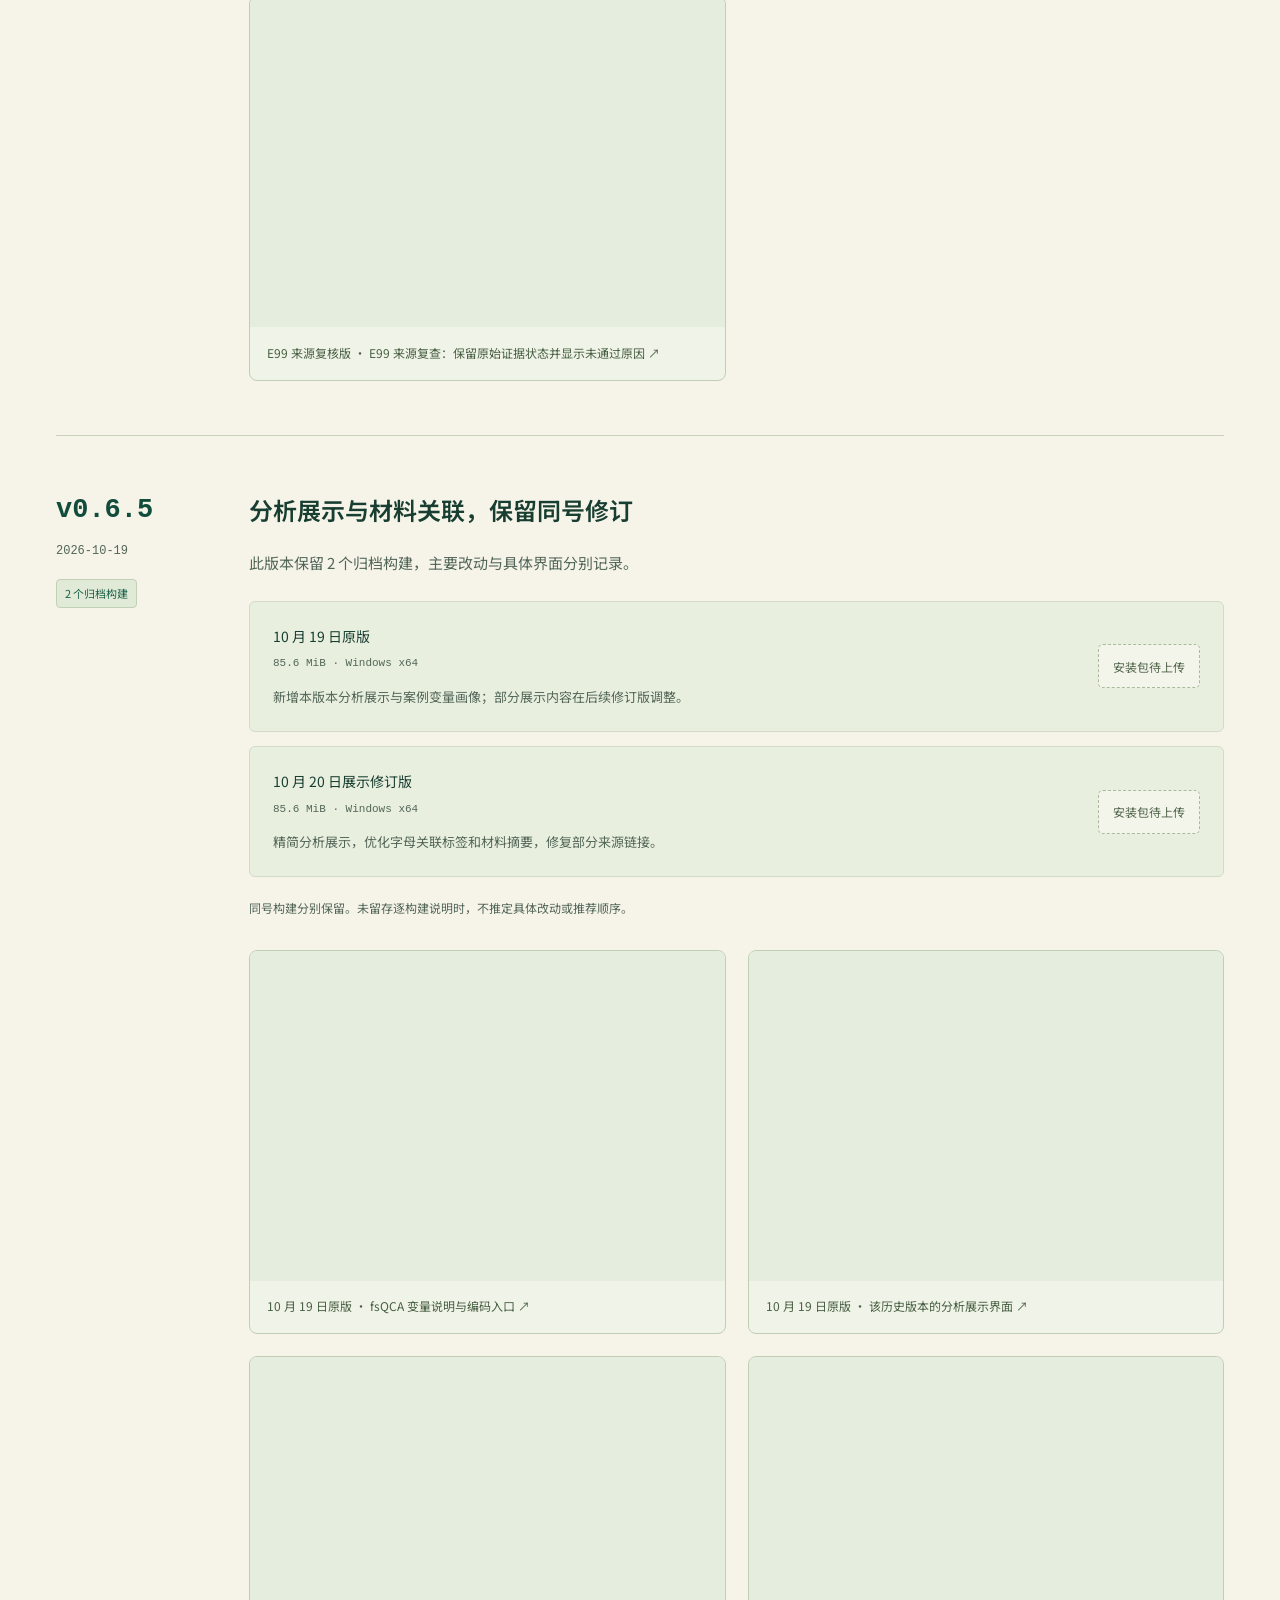
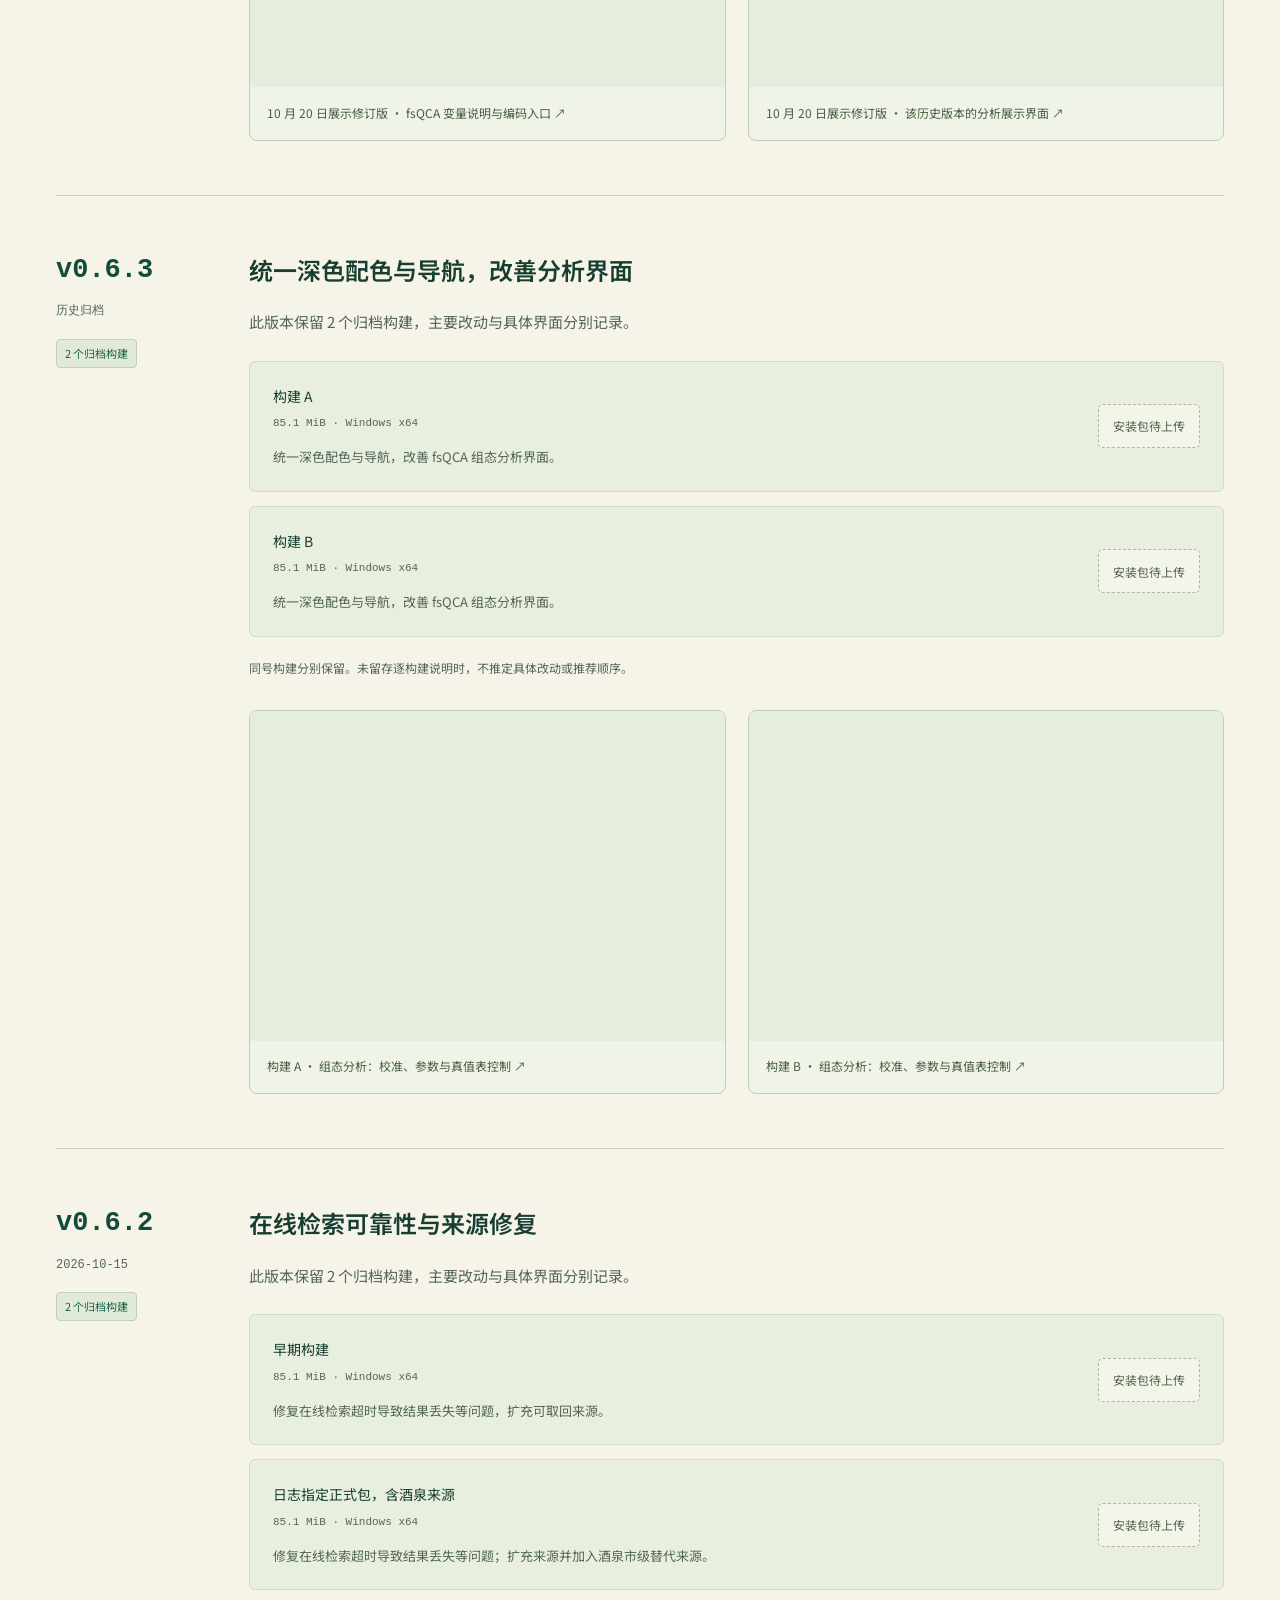
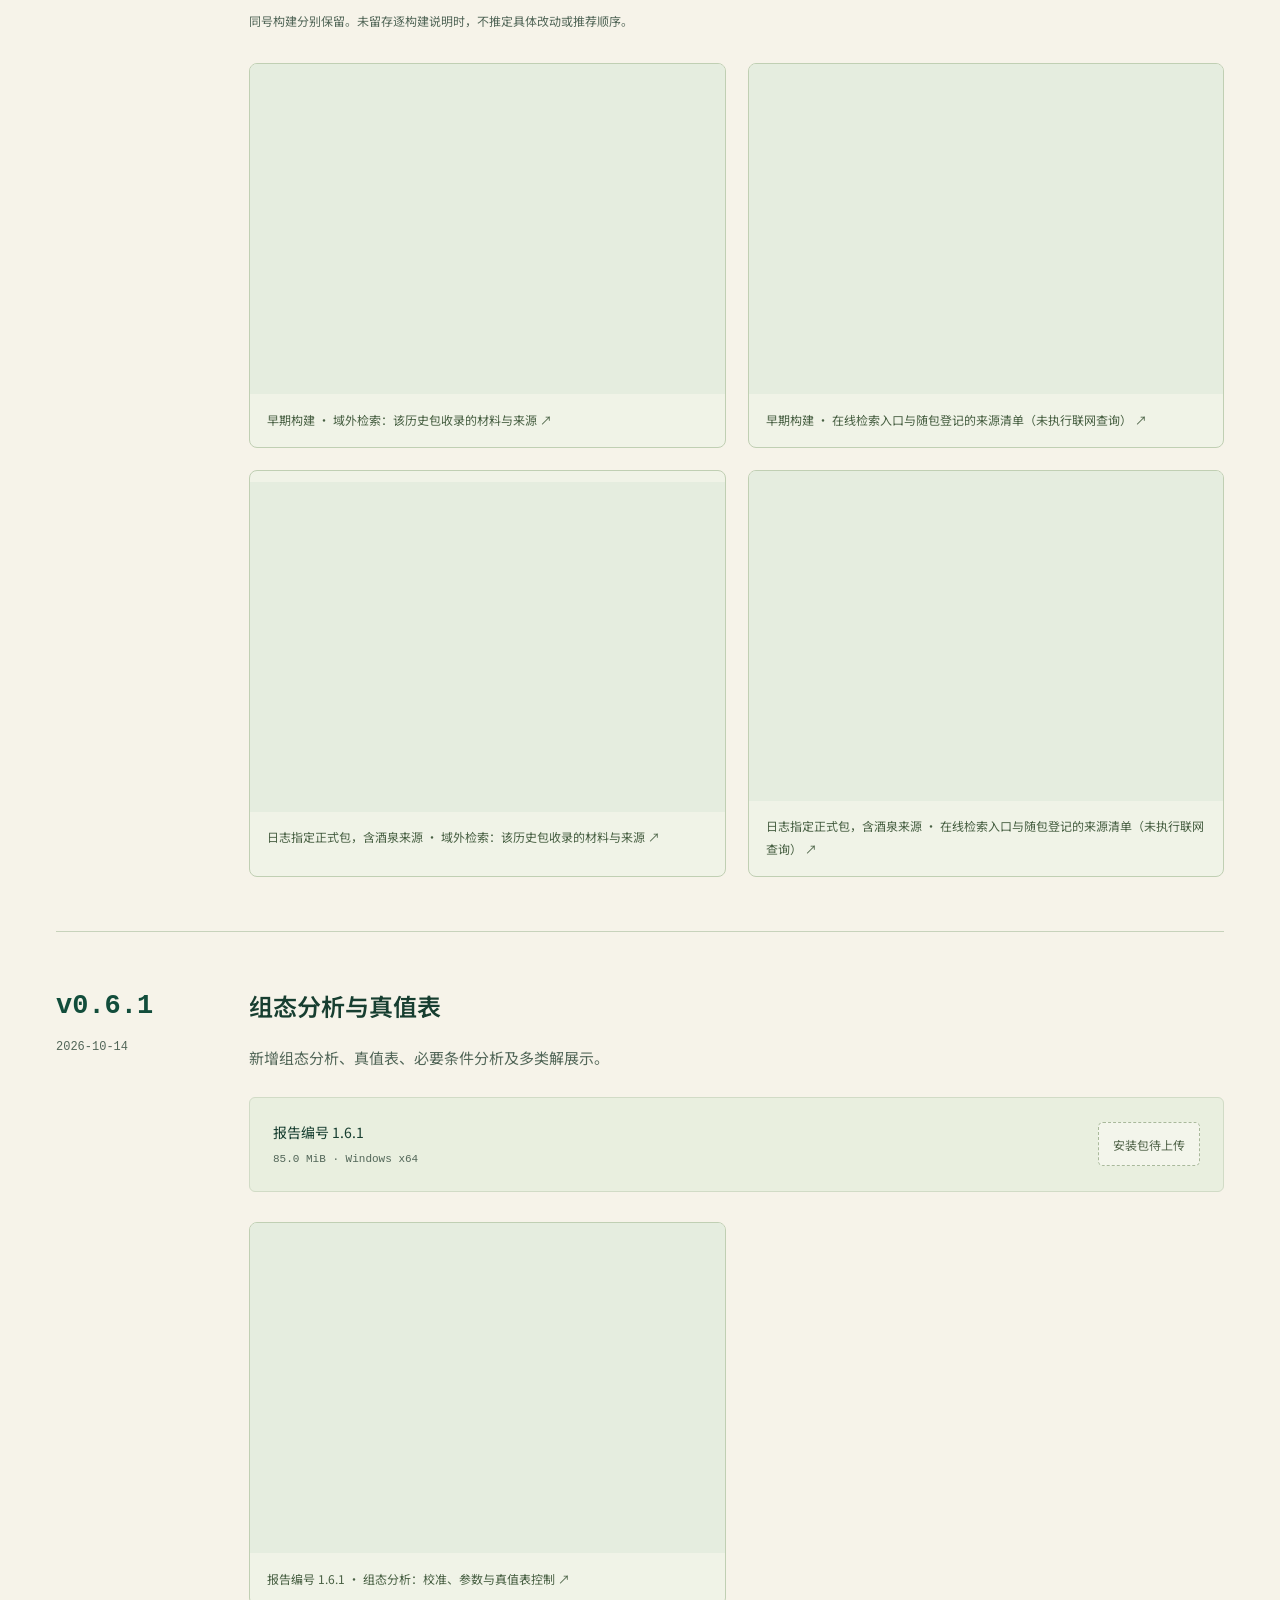
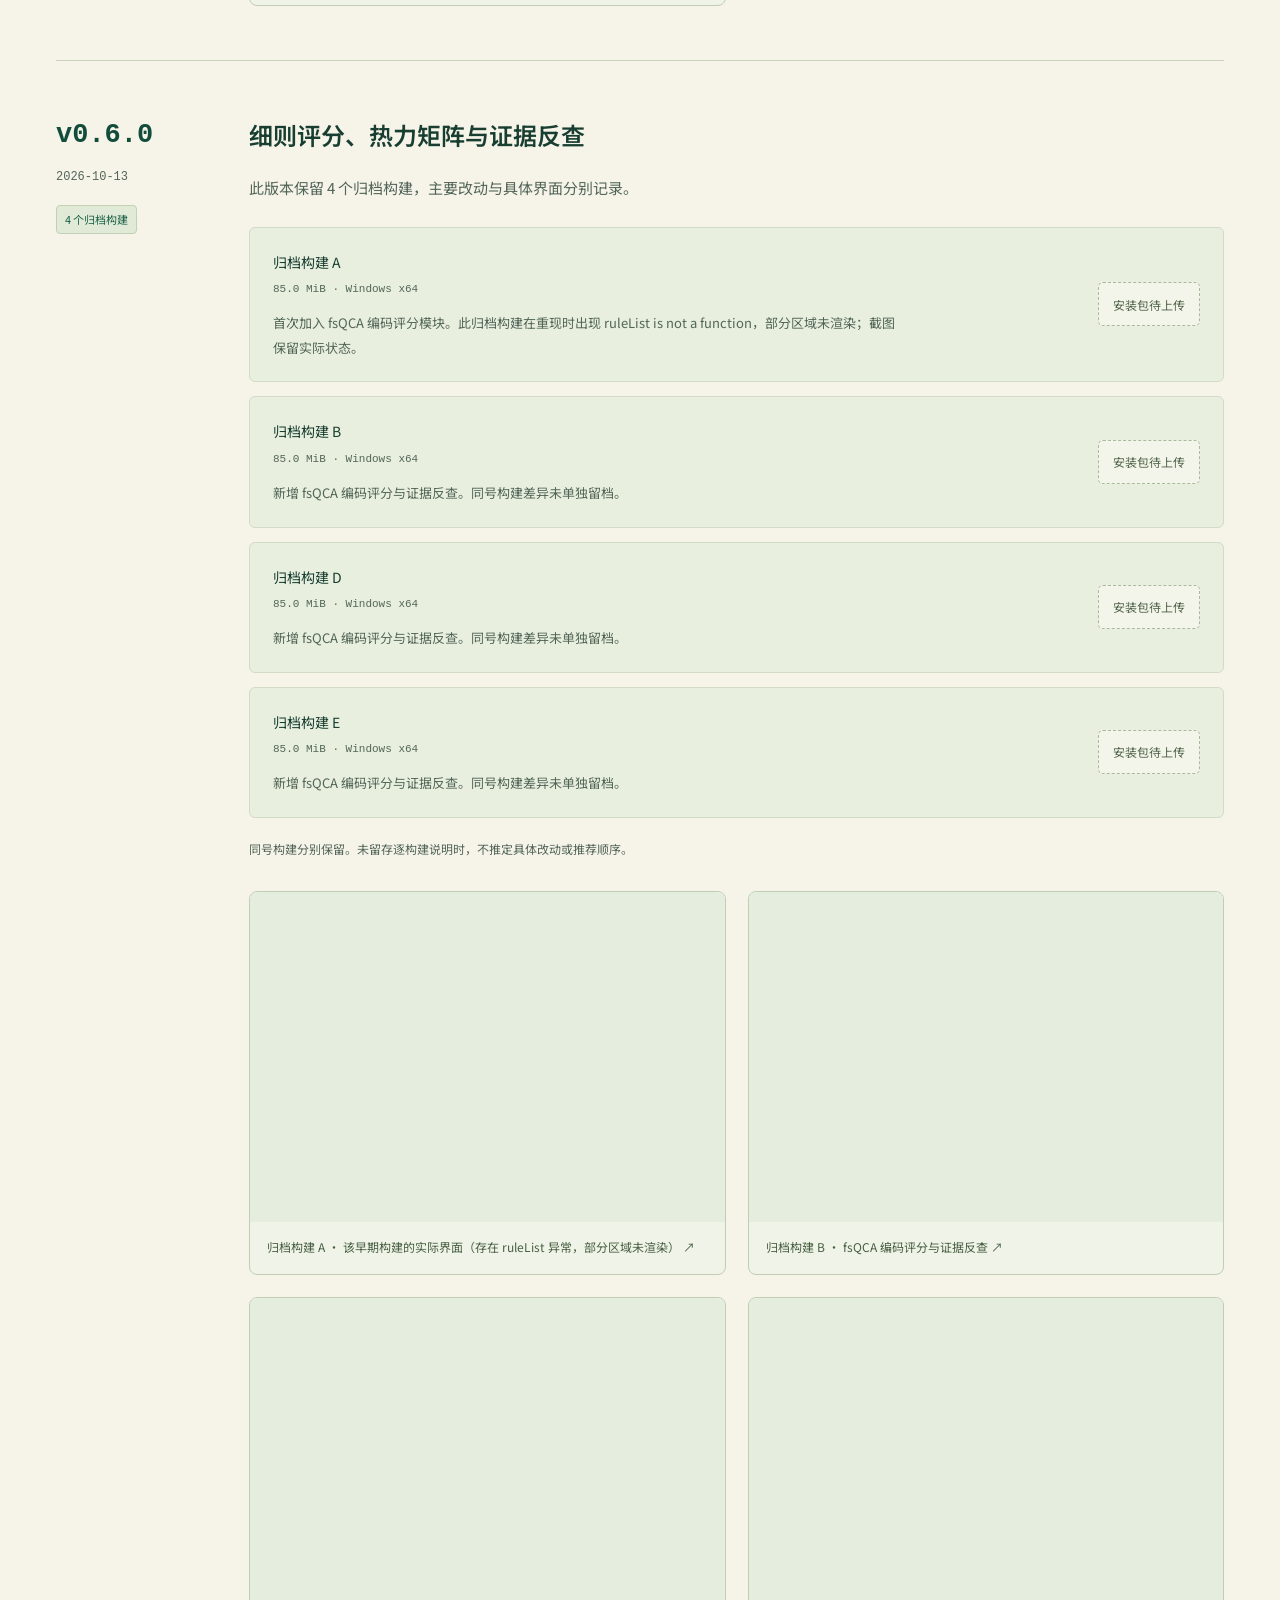
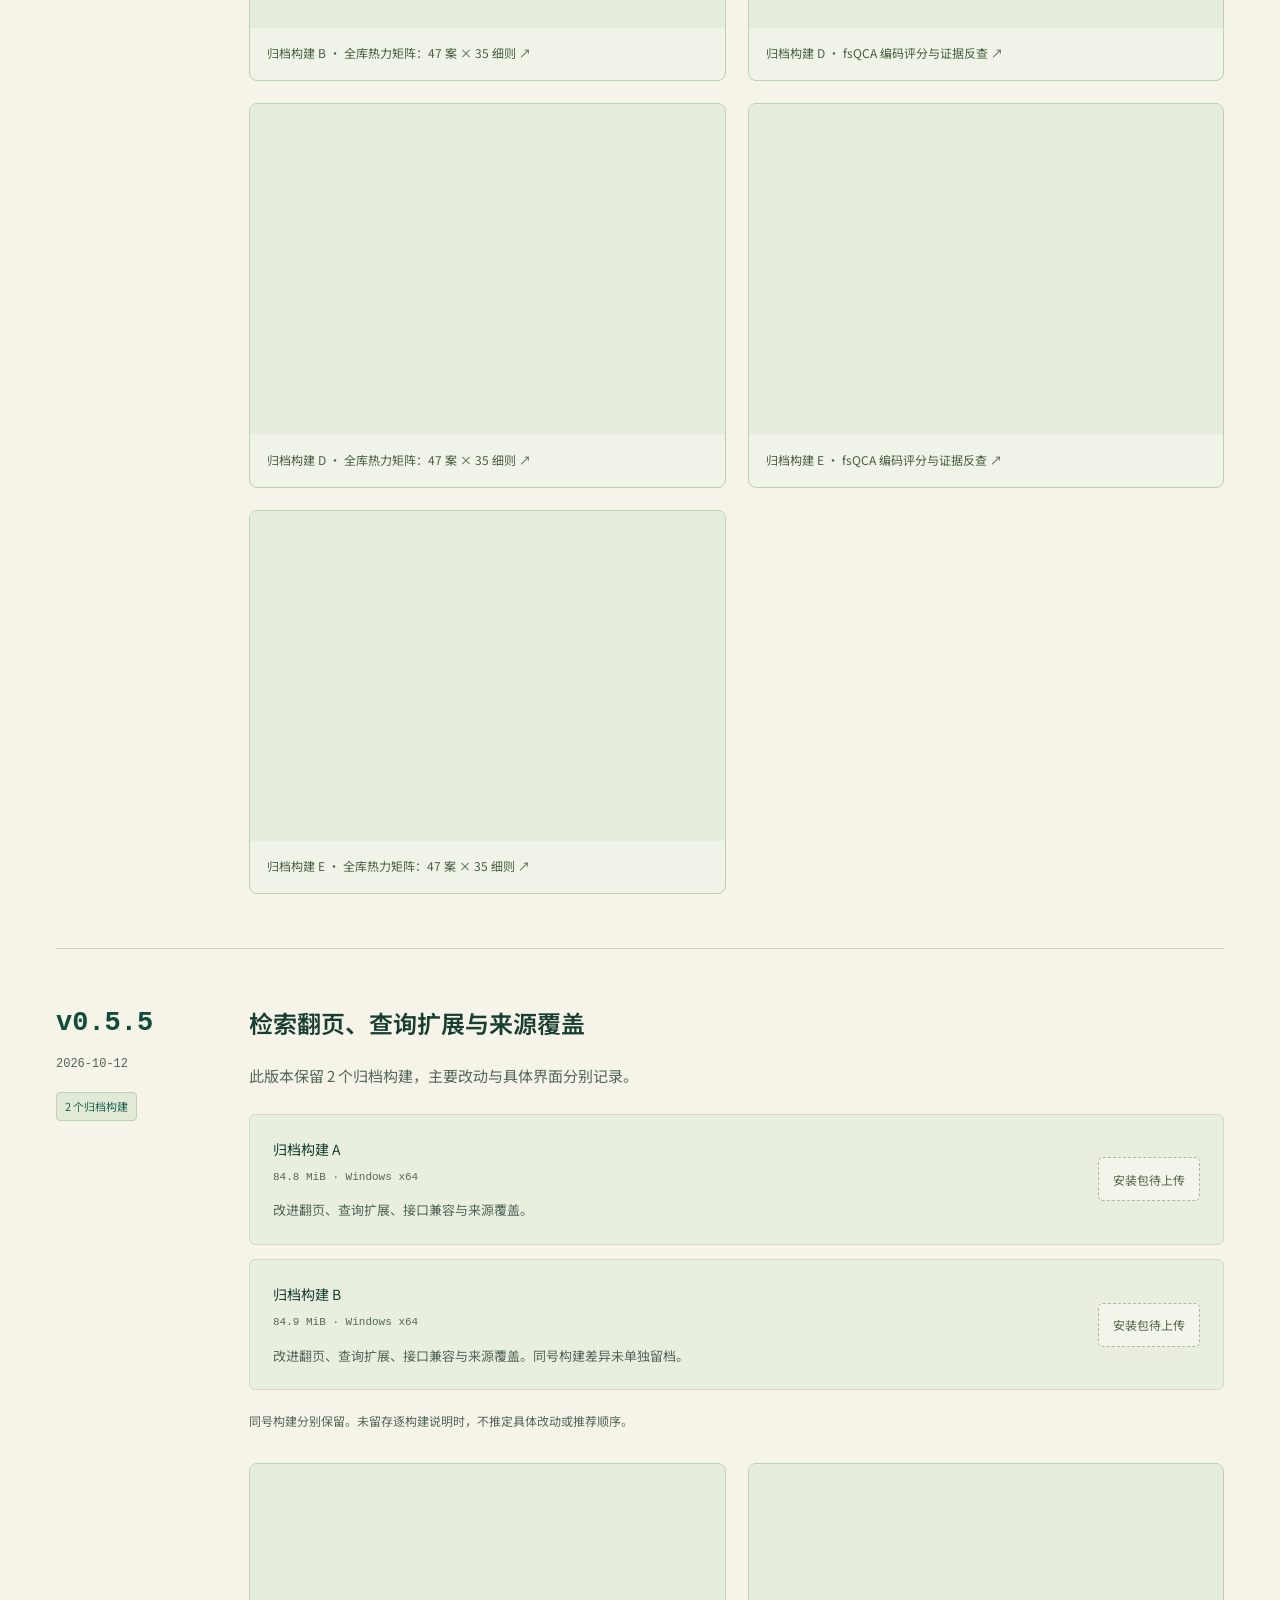
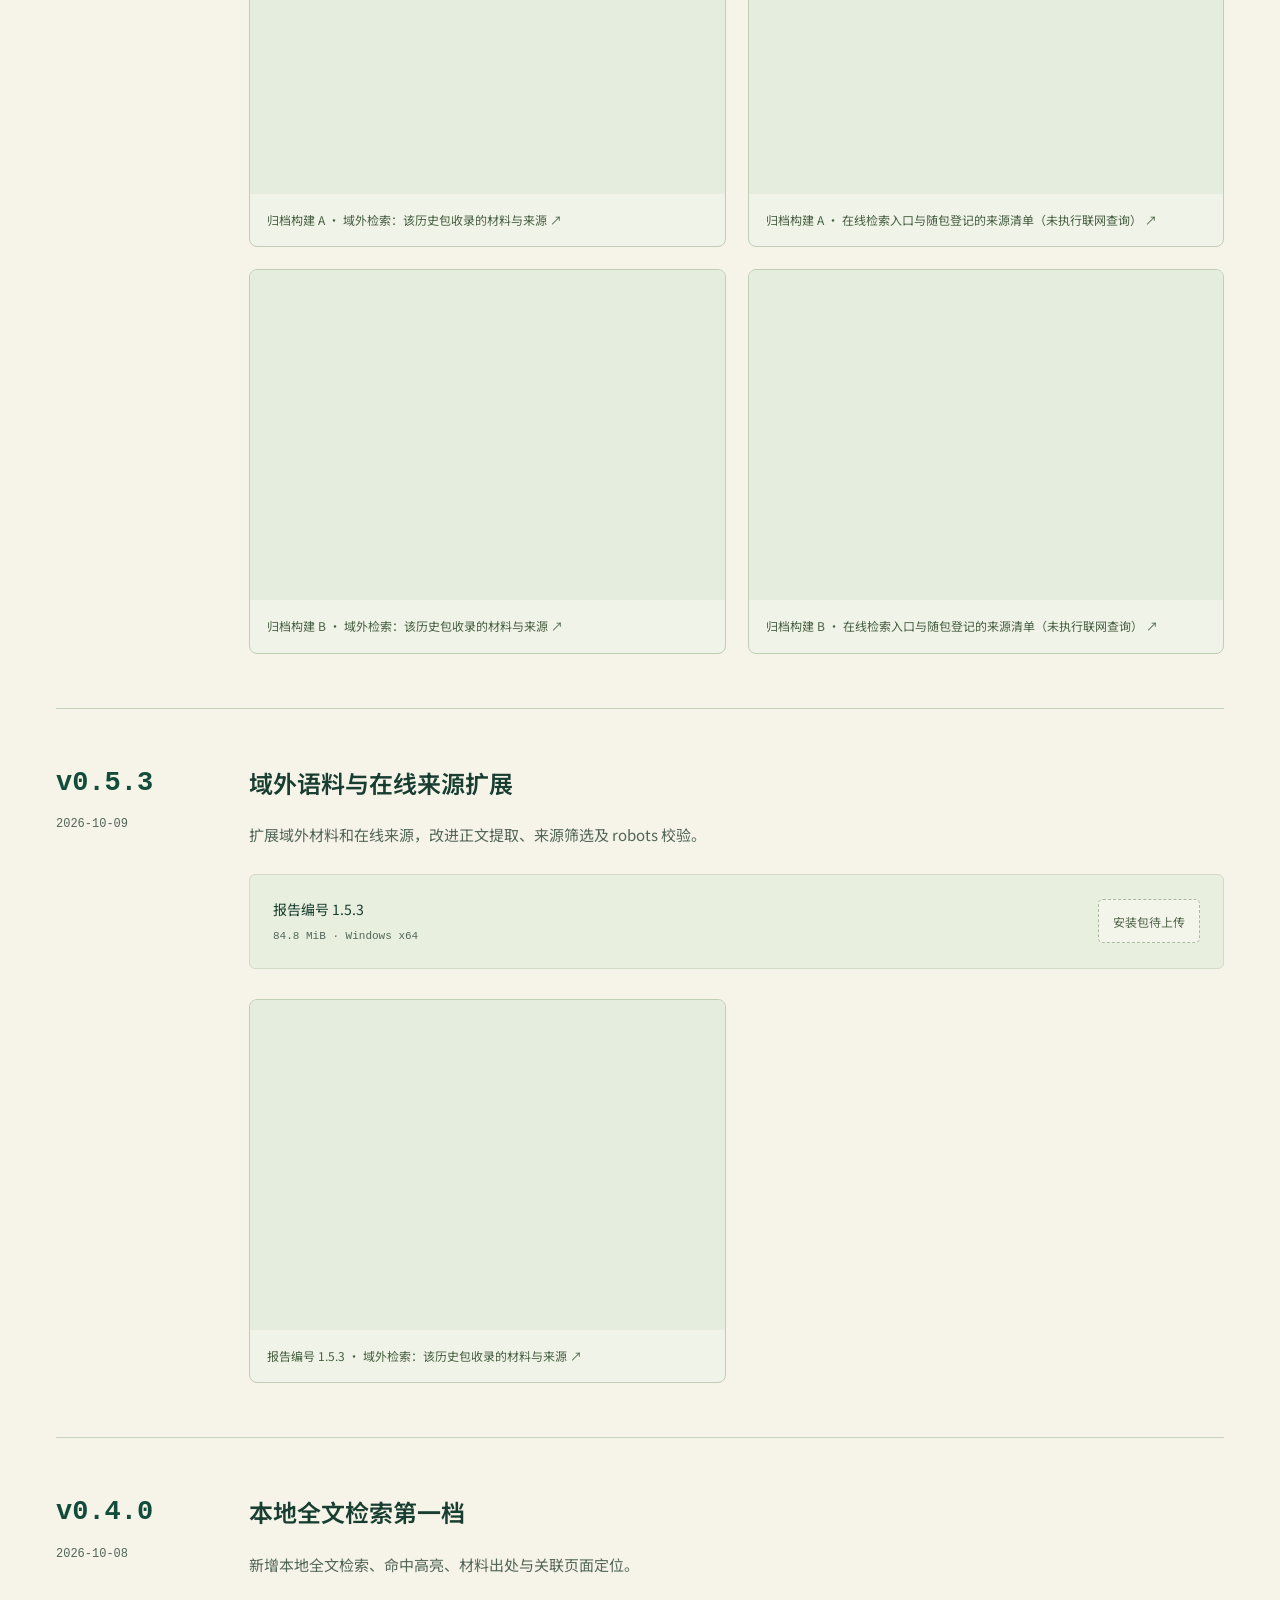
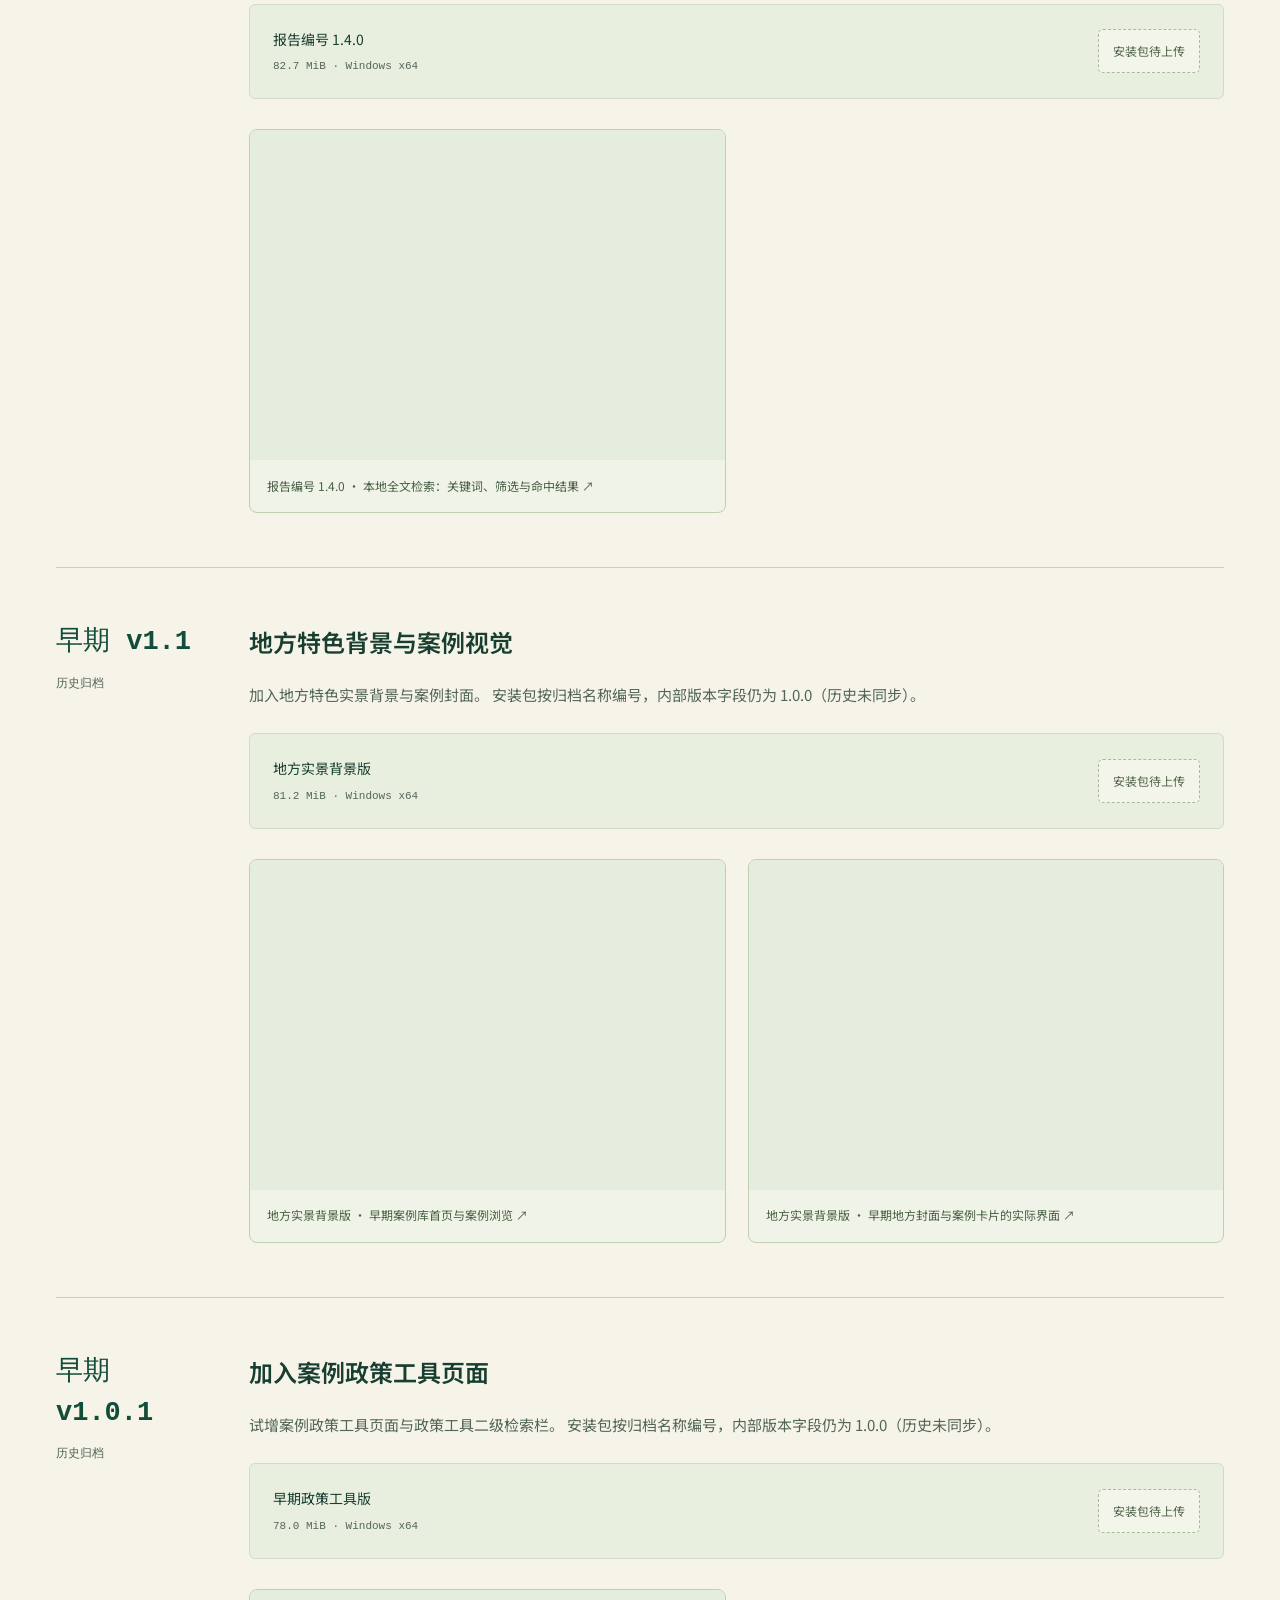
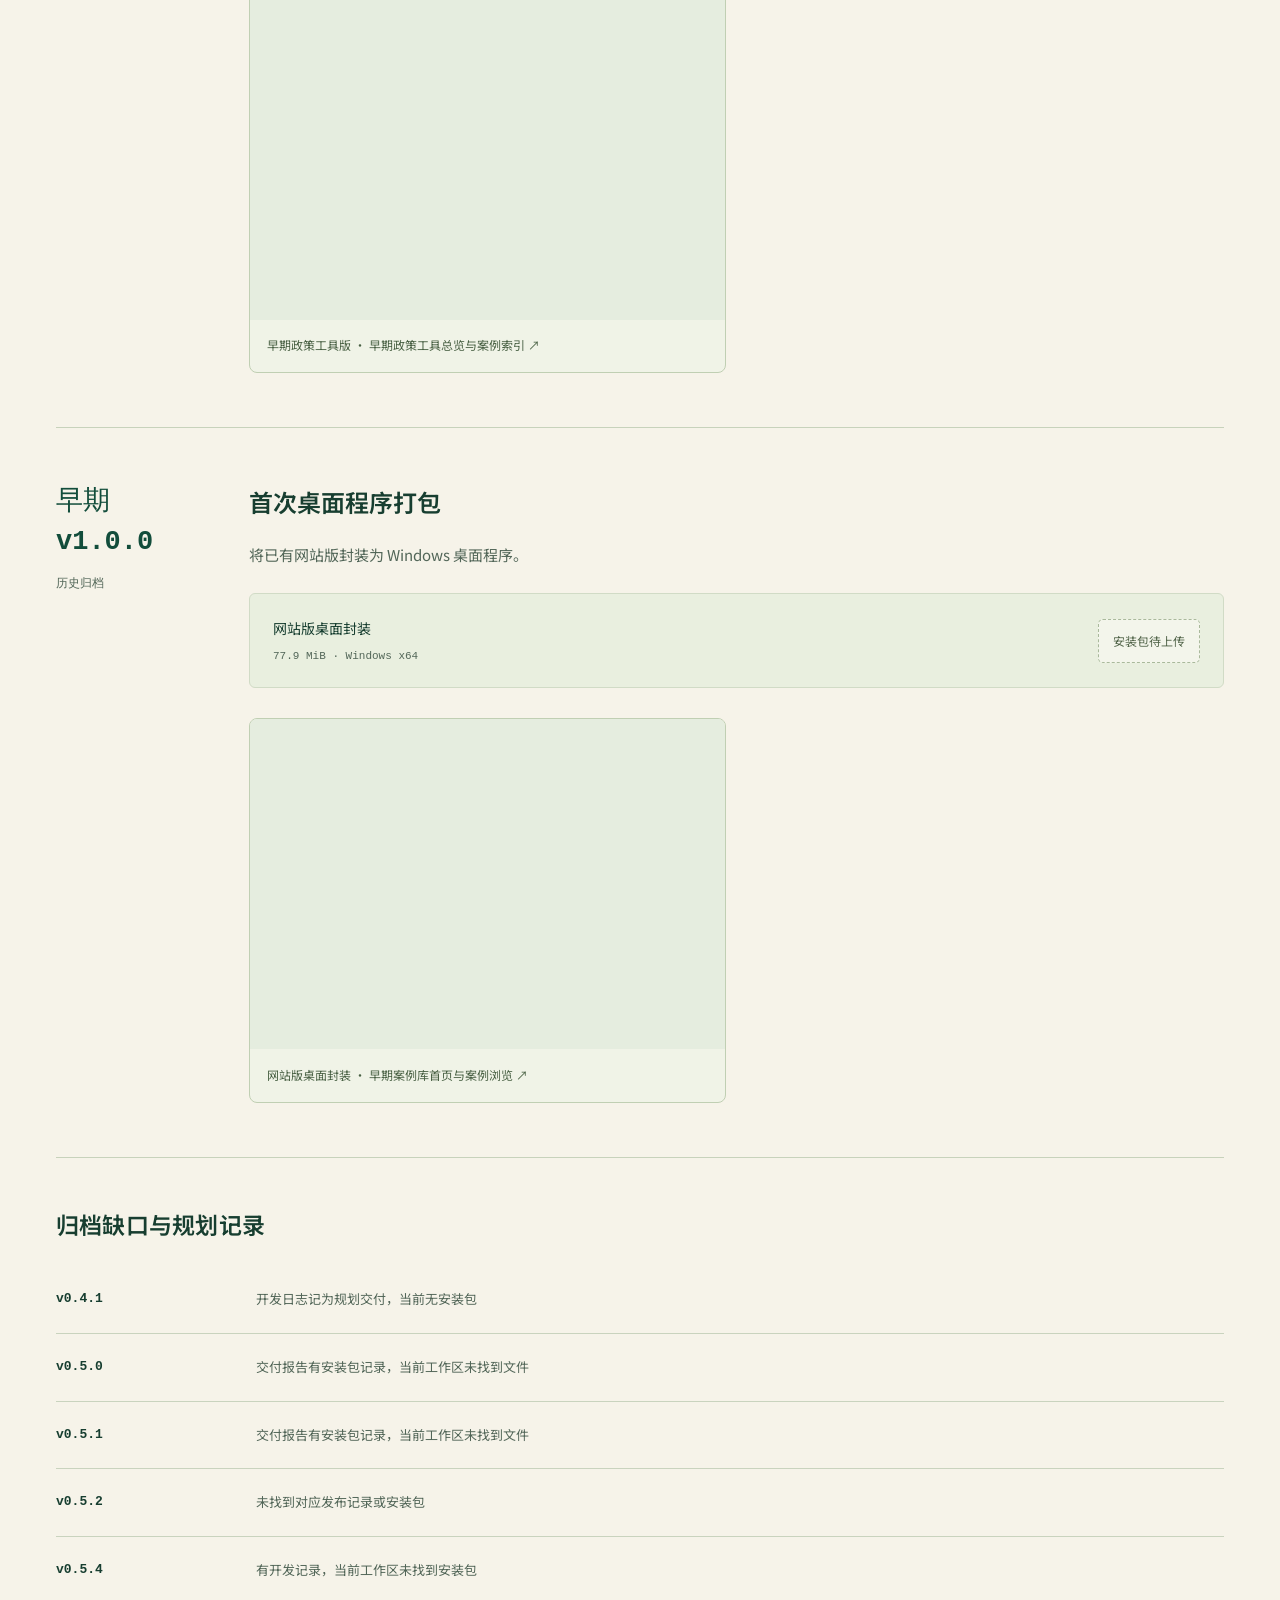
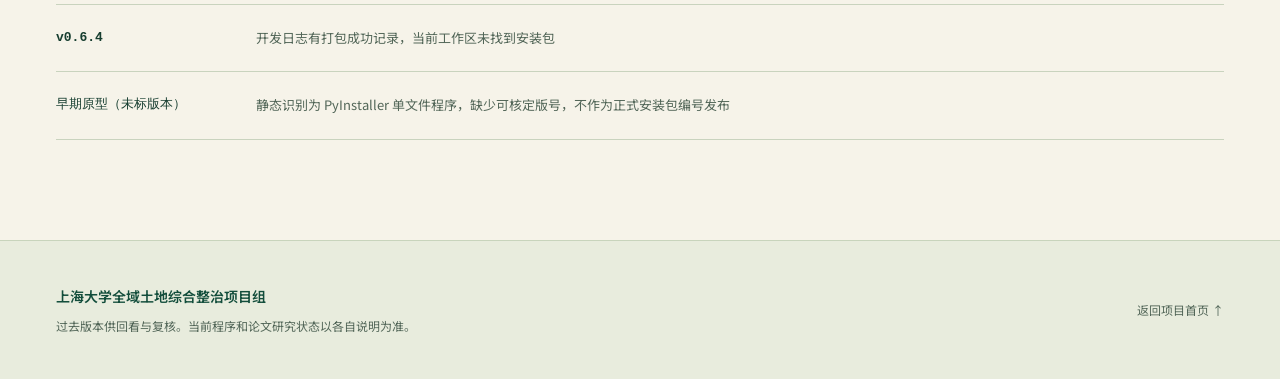
<file: versions.html>
<!doctype html><html lang="zh-CN"><head><meta charset="utf-8"><meta name="viewport" content="width=device-width,initial-scale=1"><title>过去版本 · 全域土地综合整治项目组</title><meta name="description" content="案例库程序过去版本、主要改动与对应界面快照。"><link rel="icon" href="assets/project-mark-reference-v2.svg"><link rel="preload" href="assets/fonts/clc-serif-600.woff" as="font" type="font/woff" crossorigin><link rel="preload" href="assets/fonts/clc-sans-400.woff" as="font" type="font/woff" crossorigin><link rel="stylesheet" href="site.css?v=publish-20261020"><script defer src="site.js?v=publish-20261020"></script><link rel="canonical" href="https://shuwgc.github.io/CLC-case/versions.html"><meta property="og:type" content="website"><meta property="og:locale" content="zh_CN"><meta property="og:title" content="过去版本 · 全域土地综合整治项目组"><meta property="og:description" content="案例库程序过去版本、主要改动与对应界面快照。"><meta property="og:url" content="https://shuwgc.github.io/CLC-case/versions.html"><meta property="og:image" content="https://shuwgc.github.io/CLC-case/assets/case-maogang-farmland.jpg"><meta name="referrer" content="strict-origin-when-cross-origin"></head><body data-page="versions"><a class="skip-link" href="#main-content">跳至主要内容</a><div class="preview-bar"><div class="wrap"><span>成果发布站 · 过去版本</span><span>Windows 安装包 · 改动记录 · 历史快照</span></div></div><header class="site-header"><div class="wrap header-inner"><a class="brand" href="index.html" aria-label="项目组成果发布站首页"><img src="assets/project-mark-reference-v2.svg" alt="全域土地综合整治绿白图标"><div><strong>全域土地综合整治项目组</strong><small>上海大学 · 案例研究与成果发布</small></div></a><button class="menu-toggle" type="button" aria-controls="site-nav" aria-expanded="false">导航 <span aria-hidden="true">☰</span></button><nav class="nav" id="site-nav" aria-label="主导航"><a href="index.html#understanding">认识整治</a><a href="index.html#research">研究问题</a><a href="index.html#software">软件成果</a><a href="versions.html" aria-current="page">过去版本</a><a href="log.html">开发日志</a><a class="nav-download" href="versions.html#v0-6-6">程序版本 ↗</a></nav></div></header><main id="main-content" tabindex="-1"><section class="page-intro"><div class="wrap"><div class="eyebrow">VERSION ARCHIVE / 版本归档</div><h1>留下每一次迭代的来处。</h1><p>按版本查看安装包、主要改动与相关界面快照。同号修订包单独列出，历史功能以相应版本为准。</p><a class="text-link" href="log.html">阅读开发日志 <span aria-hidden="true">↗</span></a></div></section><div class="wrap page-spacing"><div class="archive-note">1.4.0之后的旧报告编号与0.4.0之后的版本对应；更早的1.0.0、1.0.1和1.1保留原编号。本页保留原始安装包文件名；同号异包单独标注。历史截图如无法确认所属构建，会明确说明来源。</div><p class="publication-status">安装包按公开发布状态提供下载；尚未上传的归档包明确标记，不提供空下载链接。</p><div class="archive-controls" role="group" aria-label="筛选版本系列"><button type="button" aria-pressed="true" data-version-filter="all">全部版本</button><button type="button" aria-pressed="false" data-version-filter="0.6">分析与界面 · 0.6</button><button type="button" aria-pressed="false" data-version-filter="0.5">域外资料 · 0.5</button><button type="button" aria-pressed="false" data-version-filter="0.4">全文检索 · 0.4</button><button type="button" aria-pressed="false" data-version-filter="legacy">早期版本</button></div><p class="release-count" id="release-count" role="status"></p><div id="releases" aria-live="polite"><p class="skeleton">正在读取版本归档…</p></div><div id="missing-versions"></div></div></main><footer class="site-footer"><div class="wrap footer-inner"><div><strong>上海大学全域土地综合整治项目组</strong><span>过去版本供回看与复核。当前程序和论文研究状态以各自说明为准。</span></div><a href="index.html">返回项目首页 ↑</a></div></footer><dialog class="image-dialog" aria-label="历史截图放大预览"><div class="dialog-toolbar"><span id="dialog-title">历史快照</span><a class="dialog-original" id="dialog-original" href="#" target="_blank" rel="noopener noreferrer">打开原图 ↗</a><button type="button" data-close-dialog aria-label="关闭截图预览">✕</button></div><img class="dialog-img" alt=""><p class="dialog-caption"></p></dialog></body></html>
</file>
<file: site.css>
@font-face{font-family:CLC Sans;src:url('assets/fonts/clc-sans-400.woff') format('woff');font-weight:400;font-display:swap}
.hero-methods{margin:25px 0 0;padding:15px 0 0;border-top:1px solid #7c9c6d66;display:grid;gap:9px;font-size:12px;line-height:1.9;color:#32513b}.hero-methods>div{display:grid;grid-template-columns:64px minmax(0,1fr);gap:13px}.hero-methods dt{font-weight:600}.hero-methods dd{margin:0}.hero-panel,.hero-photo{animation:arrival .55s ease-out both}@keyframes arrival{from{opacity:.6;transform:translateY(7px)}to{opacity:1;transform:none}}@media(max-width:600px){.hero-methods{font-size:11px;gap:8px;margin-top:22px}.hero-methods>div{grid-template-columns:58px 1fr;gap:10px}}
@font-face{font-family:CLC Sans;src:url('assets/fonts/clc-sans-600.woff') format('woff');font-weight:600 900;font-display:swap}
@font-face{font-family:CLC Serif;src:url('assets/fonts/clc-serif-600.woff') format('woff');font-weight:400 900;font-display:swap}
:root{--forest:#124d3b;--deep:#114b39;--action:#1c6249;--ink:#173e30;--muted:#526658;--sage:#c5d7bd;--ivory:#f6f3e9;--surface:#fffdf6;--line:#c9d3be;--gold:#a87d2d;--sans:'CLC Sans','Microsoft YaHei','PingFang SC',sans-serif;--serif:'CLC Serif','Noto Serif SC','Songti SC',SimSun,serif;--mono:'Cascadia Mono',Consolas,'SFMono-Regular',monospace;--title:clamp(30px,3.3vw,45px);--radius:12px;font-family:var(--sans);color:var(--ink);background:var(--ivory);font-synthesis:none;scroll-behavior:smooth;scroll-padding-top:112px}
*{box-sizing:border-box}body{margin:0;font-size:16px;line-height:1.9}button,input,select{font:inherit;color:inherit}button{cursor:pointer}a{color:inherit;text-decoration:none}img{max-width:100%;display:block}figure,p,h1,h2,h3,h4,ol,ul{margin:0}h1,h2{font-family:var(--serif);font-weight:600;line-height:1.45;letter-spacing:.01em;text-wrap:balance}h3,h4{font-family:var(--sans);font-weight:600;line-height:1.65;text-wrap:pretty}button,a{-webkit-tap-highlight-color:transparent}a,button{touch-action:manipulation}button:focus-visible,a:focus-visible,[tabindex]:focus-visible{outline:3px solid #b18123;outline-offset:5px}::selection{background:#d7bf7f;color:#123b2b}[hidden]{display:none!important}a:hover{text-decoration-thickness:1px}img[loading=lazy]{content-visibility:auto}.wrap{width:min(1240px,calc(100% - 112px));margin-inline:auto}.skip-link{position:fixed;top:8px;left:16px;transform:translateY(-160%);z-index:100;background:var(--surface);padding:10px 20px;border:2px solid var(--forest);border-radius:6px}.skip-link:focus{transform:none}.eyebrow{font-family:var(--sans);font-size:12px;font-weight:600;letter-spacing:.13em;line-height:1.8;color:var(--action)}.eyebrow::after{content:'';display:block;width:34px;height:3px;border-radius:2px;background:var(--gold);margin-top:17px}.version,.release-v,.release-date,.log-date,.task-num,.step-num,.feature-index,.feature-tabs button>span,.project-line strong{font-family:var(--mono);font-variant-numeric:tabular-nums}
.preview-bar{background:var(--forest);color:#eef2df;font-size:11px;line-height:1.7}.preview-bar .wrap{min-height:29px;display:flex;justify-content:space-between;align-items:center;gap:20px}.preview-bar span:last-child{opacity:.8}.site-header{position:sticky;top:0;z-index:30;background:#f9f7ef;border-bottom:1px solid #d7ddca}.header-inner{min-height:104px;display:flex;align-items:center;justify-content:space-between;gap:30px;position:relative}.brand{display:flex;gap:16px;align-items:center;flex-shrink:0}.brand img{width:58px;height:64px;object-fit:contain;flex-shrink:0}.brand strong{display:block;font-family:var(--serif);font-size:21px;font-weight:600;line-height:1.6;letter-spacing:.015em;color:var(--forest)}.brand small{display:block;font-size:11px;letter-spacing:.12em;color:var(--muted);margin-top:3px}.nav{display:flex;gap:24px;align-items:center;font-size:13px;font-weight:600;line-height:1.6}.nav a{white-space:nowrap;position:relative;padding:13px 0}.nav a:hover{color:var(--action)}.nav a[aria-current=page]::after{content:'';height:2px;position:absolute;bottom:5px;left:0;right:0;background:var(--gold)}.nav .nav-download{padding:13px 19px;border-radius:7px;background:var(--forest);color:white}.nav .nav-download:hover{background:#267454}.menu-toggle{display:none;align-items:center;gap:10px;min-width:72px;min-height:44px;padding:7px 13px;border:1px solid #b5c5ae;border-radius:6px;background:transparent;font-size:13px}.menu-toggle span{font-size:17px}.button{display:inline-flex;gap:22px;align-items:center;justify-content:center;padding:13px 24px;min-height:49px;border:1px solid var(--forest);border-radius:6px;background:var(--forest);color:var(--surface);font-size:15px;font-weight:600;line-height:1.6;transition:background .18s,transform .18s}.button:hover{background:#246e51;transform:translateY(-2px)}.text-link,.source-link{color:var(--action);text-decoration:underline;text-underline-offset:5px;text-decoration-color:#839b79}.text-link:hover,.source-link:hover{text-decoration-color:currentColor}.anchor-section,.release-entry{scroll-margin-top:0}
/* A — cadastral parcels and channel corridors. Text is deliberately quiet. */
.intro-hero{background:var(--sage);position:relative;isolation:isolate;overflow:hidden}.intro-hero::before{content:'';position:absolute;inset:0;z-index:-2;background:url('assets/patterns/fields.svg') center/cover no-repeat;opacity:.55}.intro-hero::after{content:'';position:absolute;inset:0;z-index:-1;background:linear-gradient(90deg,#c5d7bd55 0%,#c5d7bdf2 17%,#c5d7bdeb 34%,#c5d7bd55 58%,#c5d7bd00 100%)}.hero-layout{display:grid;grid-template-columns:.83fr 1.17fr;gap:68px;align-items:center;padding-block:100px 104px}.hero-panel h1{font-size:clamp(56px,5.6vw,80px);line-height:1.32;letter-spacing:.045em;margin:27px 0 22px;color:#0d3e2d}.hero-panel h1 span{display:block;white-space:nowrap}.hero-subtitle{font-size:25px;letter-spacing:.1em;line-height:1.7;font-weight:600;color:var(--forest);margin-bottom:28px}.hero-explainer{font-size:17px;line-height:2;max-width:30em;color:#2c4f3b}.hero-actions{display:flex;gap:26px;flex-wrap:wrap;align-items:center;margin-top:36px}.hero-quiet-link{border-bottom:1px solid #517e5c;padding-block:9px;font-size:14px;font-weight:600;color:var(--forest)}.hero-quiet-link span{margin-left:13px}.hero-photo{position:relative;align-self:stretch;min-height:500px;border-radius:var(--radius);overflow:hidden;background:#91ac7c}.hero-photo>img{width:100%;height:100%;position:absolute;inset:0;object-fit:cover;object-position:46% center}.hero-photo::after{content:'';position:absolute;inset:50% 0 0;background:linear-gradient(transparent,#0b2c20b8);pointer-events:none}.hero-photo figcaption{position:absolute;bottom:26px;left:28px;right:28px;z-index:1;display:flex;justify-content:space-between;gap:20px;align-items:end;color:white}.hero-photo figcaption strong{font-size:17px;font-weight:600;display:block}.hero-photo figcaption span{font-size:12px;display:block;margin-top:5px}.hero-photo figcaption a{font-size:10px;text-decoration:underline;text-underline-offset:3px;text-align:right;max-width:115px}.project-line{background:var(--forest);color:#f5f4e5;position:relative;isolation:isolate}.project-line::before{content:'';position:absolute;inset:0;background:url('assets/patterns/rivers.svg') center 48%/cover no-repeat;opacity:.5;z-index:-1}.project-line .wrap{padding-block:31px;display:grid;grid-template-columns:repeat(3,1fr);gap:34px;position:relative}.project-line .wrap>span:not(.line-caption){display:flex;gap:18px;align-items:center;justify-content:center;font-size:14px;line-height:1.7;border-right:1px solid #eef3df44}.project-line .wrap>span:nth-child(3){border:0}.project-line strong{font-size:43px;line-height:1.3;font-weight:600}.project-line .line-caption{grid-column:1/-1;text-align:center;font-size:11px;letter-spacing:.09em;color:#e0e8d2;border-top:1px solid #d9e8c929;padding-top:17px;margin-top:-8px}
.stage{padding-block:120px;position:relative;isolation:isolate}.stage>.wrap{position:relative}.stage h2{font-size:var(--title)}.stage p{line-height:1.95}.stage::before{content:'';position:absolute;inset:0;z-index:-1;pointer-events:none;background-repeat:no-repeat;background-position:center;background-size:max(1440px,100%) auto}.definition{background:var(--ivory);border-bottom:3px solid #b7954f}.definition::before{background-image:url('assets/patterns/village.svg');background-position:center bottom;opacity:.12;mask-image:linear-gradient(90deg,#000,transparent 18%,transparent 82%,#000)}.definition-grid{display:grid;grid-template-columns:1fr 1fr;gap:88px;align-items:start}.definition .eyebrow{margin-bottom:26px}.definition-copy{font-size:18px;line-height:2!important;margin-top:30px;max-width:32em}.definition-source{font-size:12px;line-height:1.9!important;color:var(--muted);margin-top:24px}.definition-source a{display:inline-block;margin-top:6px}.task-list{padding:0;list-style:none}.task-list li{padding-block:29px;border-bottom:1px solid #bdccb5;display:grid;grid-template-columns:38px 1fr;gap:24px}.task-list li:first-child{padding-top:0}.task-num{color:var(--action);font-size:14px;padding-top:5px}.task-list h3{font-size:22px;margin-bottom:12px}.task-list p{font-size:15px;color:var(--muted)}.case-essay{margin-top:94px}.case-essay-head{display:flex;justify-content:space-between;gap:24px;align-items:baseline;margin-bottom:30px}.case-essay-head h3{font-size:21px}.case-essay-head>span{font-size:12px;color:var(--muted)}.case-grid{display:grid;grid-template-columns:repeat(3,minmax(0,1fr));gap:30px}.case-figure{min-width:0}.photo-button{display:block;width:100%;padding:0;border:0;border-radius:10px;overflow:hidden;background:#d0ddc2;cursor:zoom-in}.photo-button img{width:100%;aspect-ratio:1.52;object-fit:cover;transition:transform .45s}.photo-button:hover img{transform:scale(1.025)}.case-figure figcaption{padding-top:24px}.case-place{font-size:12px;color:var(--action);margin-bottom:9px}.case-figure h4{font-size:19px;min-height:1.65em;margin-bottom:13px}.case-desc{font-size:14px;color:var(--muted);margin-bottom:18px;min-height:3.9em}.case-figure .source-link{font-size:11px;display:inline-block}
/* B — river branches and contour lines, ivory text on a deep green chapter. */
.research-stage{background:var(--forest);color:#f6f3e6}.research-stage::before{background-image:url('assets/patterns/rivers.svg');background-size:100% 100%;opacity:.55}.research-stage .eyebrow{color:#d7e2c7}.research-stage .eyebrow::after{background:#d4ac59}.research-lead{display:grid;grid-template-columns:1fr 1fr;gap:88px;align-items:start}.research-lead h2{margin-top:26px;color:#fffbee}.research-purpose{font-size:17px;color:#e0e8d5;max-width:36em;padding-top:5px}.research-questions{margin-top:68px;padding:0;list-style:none;display:grid;grid-template-columns:repeat(3,minmax(0,1fr));gap:40px}.research-questions li{border-top:1px solid #edf5dc4d;padding-top:26px}.rq-label{font-size:12px;color:#d4dcb7;letter-spacing:.08em;margin-bottom:16px}.research-questions h3{font-size:21px;margin-bottom:15px}.research-questions p{font-size:15px;color:#dce5d0}.framework-strip{display:grid;grid-template-columns:1fr 1.25fr;gap:44px;margin-top:50px;padding-block:28px;border-block:1px solid #d7e4c83d;font-size:13px;color:#e3ead8}.framework-strip b{display:block;font-size:12px;font-weight:600;color:#d9c48a;letter-spacing:.08em;margin-bottom:9px}.research-path{margin-top:65px}.path-heading{display:flex;justify-content:space-between;align-items:baseline;gap:30px;margin-bottom:34px}.path-heading h3{font-size:22px}.path-heading span{font-size:12px;color:#d0dec4}.path-steps{list-style:none;padding:0;display:grid;grid-template-columns:1fr 1fr;gap:34px 64px}.path-step{border-top:1px solid #e0ead033;padding:25px 0 9px;position:relative}.step-num{display:block;color:#d8c38a;font-size:13px;margin-bottom:10px}.path-step h4{font-size:20px;margin-bottom:12px}.path-step p{font-size:14px;color:#dce5d0;max-width:36em}.ongoing{font-size:11px;color:#edcf89;display:block;margin-top:12px}.research-footnote{font-size:11px;color:#c2d4b8;border-top:1px solid #d5e1c62b;margin-top:34px;padding-top:22px}
/* D — small coding cells and combination paths remain at the chapter edges. */
.showcase{background:#f8f7ee;border-bottom:1px solid #c7d5be}.showcase::before{background-image:url('assets/patterns/matrix.svg');background-size:100% 100%;opacity:.35}.section-heading{display:grid;grid-template-columns:1.6fr 1fr;gap:70px;align-items:end;margin-bottom:55px}.section-heading .eyebrow{margin-bottom:24px}.section-heading>p{font-size:16px;color:var(--muted);max-width:32em}.showcase-meta{display:flex;align-items:center;gap:18px;flex-wrap:wrap;margin-top:24px;font-size:12px;color:var(--muted)}.showcase-meta .version{background:#e0ead6;border:1px solid #cad9bf;padding:4px 11px;border-radius:4px;color:var(--forest);font-size:14px}.showcase-meta a{text-decoration:underline;text-underline-offset:5px;color:var(--action)}.showcase-layout{display:grid;grid-template-columns:220px minmax(0,1fr);gap:52px;align-items:start}.feature-tabs{display:flex;flex-direction:column;gap:5px;min-width:0}.feature-group-label{font-size:11px;letter-spacing:.09em;color:var(--muted);display:block;padding:20px 12px 10px}.feature-group-label:first-child{padding-top:0}.feature-tabs button{display:flex;gap:14px;align-items:center;text-align:left;font-size:14px;line-height:1.6;min-height:54px;padding:13px 13px;border:1px solid transparent;border-radius:6px;background:transparent;color:#32533f;font-weight:400;transition:background .16s}.feature-tabs button>span{font-size:11px;opacity:.7}.feature-tabs button:hover{background:#e2ead8}.feature-tabs button[aria-selected=true]{background:var(--forest);color:#fffdf0;font-weight:600;border-color:var(--forest)}.feature-panel{min-width:0}.feature-frame{border:1px solid #bfcdb6;border-radius:var(--radius);overflow:hidden;box-shadow:0 14px 36px #163e2409;background:white}.shot-trigger{display:block;width:100%;padding:0;border:0;background:#edf1e6;cursor:zoom-in}.shot-trigger img{display:block;width:100%;height:auto;aspect-ratio:1.44;object-fit:contain;object-position:top}.shot-caption{padding:13px 18px;background:#eef2e7;border-top:1px solid #d4ddc9;display:flex;gap:18px;justify-content:space-between;font-size:11px;color:var(--muted)}.shot-caption>span:last-child{white-space:nowrap}.feature-description{padding-top:30px}.feature-index{font-size:12px;color:var(--action);letter-spacing:.03em;margin-bottom:11px}.feature-description h3{font-size:24px;margin-bottom:18px}.feature-desc{font-size:16px;color:var(--muted);max-width:48em}.feature-description ul{list-style:none;padding:0;margin-top:16px;display:flex;gap:9px 24px;flex-wrap:wrap;font-size:13px;color:var(--action)}.feature-description li::before{content:'·';margin-right:9px;color:var(--gold)}.feature-boundary{font-size:11px;line-height:1.85;margin-top:24px;border-top:1px solid var(--line);padding-top:18px;color:#60715d}.showcase-tail{display:flex;justify-content:space-between;gap:30px;align-items:start;border-top:1px solid #c6d4bc;padding-top:26px;margin-top:45px;font-size:12px;color:var(--muted)}.showcase-tail a{color:var(--action);text-decoration:underline;text-underline-offset:4px;white-space:nowrap}.feature-panel.changed{animation:detail-in .24s ease-out}@keyframes detail-in{from{opacity:.4}to{opacity:1}}
/* C — settlement footprints connect the paper chapter to its case context. */
.paper-stage{background:#dbe5d1;border-bottom:3px solid #ba9b54}.paper-stage::before{background-image:url('assets/patterns/village.svg');opacity:.17;mask-image:linear-gradient(90deg,#000,transparent 22%,transparent 80%,#000)}.paper-layout{display:grid;grid-template-columns:1fr 1.1fr;gap:88px;align-items:center}.paper-stage .eyebrow{margin-bottom:25px}.paper-intro{margin-top:28px;color:#445b43;font-size:16px;max-width:33em}.paper-article{background:#f8f8eecf;padding:36px 38px;border:1px solid #b5c6a6;border-top:3px solid var(--forest);border-radius:0 0 10px 10px}.paper-status{font-size:12px;color:#6c572c;letter-spacing:.08em;margin-bottom:22px}.paper-article h3{font-size:24px;line-height:1.8;margin-bottom:21px}.paper-article p{font-size:15px;color:#465d46}.paper-foot{border-top:1px solid #c4d1b9;padding-top:23px;margin-top:30px;display:flex;align-items:center;justify-content:space-between;gap:20px;font-size:11px;color:var(--muted)}.pending{white-space:nowrap;border:1px solid #9eaf88;padding:5px 12px;border-radius:4px;color:#556342}
.download-stage{position:relative;isolation:isolate;padding-block:90px;background:var(--forest);color:#f6f2e5}.download-stage::before{content:'';position:absolute;inset:0;z-index:-1;background:url('assets/patterns/rivers.svg') center/100% 100% no-repeat;opacity:.5}.download-layout{display:grid;grid-template-columns:1fr auto;gap:65px;align-items:center}.download-stage .eyebrow{color:#d8e5cb}.download-stage .eyebrow::after{background:#d5ad62}.download-stage h2{font-size:var(--title);margin:24px 0;color:#fefbf0}.download-stage p{max-width:48em;font-size:15px;color:#d9e3cc;line-height:1.95}.download-stage .button{background:#f0efd9;border-color:#f0efd9;color:var(--forest);white-space:nowrap}.download-stage .button:hover{background:white}.release-links{display:flex;gap:24px;align-items:center;flex-wrap:wrap;font-size:12px;color:#d4e2c7;margin-top:26px}.release-links a{text-decoration:underline;text-underline-offset:4px}.release-links span{font-family:var(--mono);font-size:12px}.recent-archive{margin-top:62px;border-top:1px solid #d6e5c64a;padding-top:36px}.recent-archive-head{display:flex;justify-content:space-between;gap:30px;align-items:baseline;margin-bottom:22px}.recent-archive h3{font-size:22px}.recent-archive-head>a{font-size:13px;text-decoration:underline;text-underline-offset:5px}.recent-release{display:grid;grid-template-columns:120px minmax(0,1fr) auto;gap:24px;align-items:center;padding-block:24px;border-top:1px solid #d7e4ca35}.recent-version{font-family:var(--mono);font-size:19px;font-weight:600}.recent-version small{display:block;font-family:var(--sans);font-size:11px;font-weight:400;color:#d2e0c5;margin-top:3px}.recent-title{font-size:15px;line-height:1.8}.recent-actions{display:flex;gap:10px;flex-wrap:wrap}.recent-actions a,.recent-actions button{min-height:42px;border:1px solid #d7e5c775;border-radius:5px;padding:8px 13px;background:transparent;color:#f3f3e6;font-size:12px;line-height:1.8;white-space:nowrap}.recent-actions a:hover,.recent-actions button:hover{background:#eef2df1a}
.site-footer{background:#e8ecdd;padding-block:42px;color:var(--muted);font-size:12px;border-top:1px solid #c8d4bc}.footer-inner{display:flex;justify-content:space-between;align-items:center;gap:40px}.footer-identity{display:flex;align-items:center;gap:17px}.footer-identity img{width:44px;height:49px;object-fit:contain}.site-footer strong{display:block;color:var(--forest);font-weight:600;font-size:14px;margin-bottom:5px}.footer-nav{display:flex;flex-wrap:wrap;gap:22px}.footer-nav a:hover{text-decoration:underline}.footer-note{font-size:11px;color:#60725c;margin-top:23px}
/* Shared archive and log pages retain the same typography and roomy rhythm. */
.page-intro{background:var(--sage);position:relative;isolation:isolate;padding-block:80px 70px;border-bottom:3px solid #b8944c}.page-intro::before{content:'';position:absolute;inset:0;z-index:-1;background:url('assets/patterns/fields.svg') center/cover no-repeat;opacity:.2;mask-image:linear-gradient(90deg,transparent 10%,#000)}.page-intro h1{font-size:clamp(35px,4vw,53px);margin:25px 0}.page-intro p{max-width:48em;font-size:17px;color:#415d42}.page-intro .text-link{display:inline-block;margin-top:26px;font-size:14px}.page-spacing{padding-block:50px 100px}.archive-note{background:#e7eddb;border-left:3px solid #8d9f6d;padding:24px 28px;color:var(--muted);font-size:13px;line-height:2;margin-bottom:38px}.archive-controls{display:flex;flex-wrap:wrap;gap:12px;margin-bottom:18px}.archive-controls button{min-height:44px;padding:9px 18px;font-size:13px;border:1px solid #bac8ac;border-radius:5px;background:transparent;line-height:1.8}.archive-controls button:hover{background:#e2ead6}.archive-controls button[aria-pressed=true]{background:var(--forest);border-color:var(--forest);color:white}.release-count{font-size:12px;color:var(--muted);padding-bottom:24px;border-bottom:1px solid var(--line)}.release-entry{display:grid;grid-template-columns:145px minmax(0,1fr);gap:48px;padding-block:54px;border-bottom:1px solid #c7d2bb}.release-v{font-size:27px;font-weight:600;line-height:1.5;color:var(--forest)}.release-date{font-size:12px;margin-top:10px;color:var(--muted)}.release-badge{display:inline-block;font-size:11px;color:var(--action);border:1px solid #c1d1b5;background:#e1ead7;border-radius:4px;padding:3px 8px;margin-top:16px}.release-entry h2{font-family:var(--sans);font-size:24px;font-weight:600;line-height:1.7;margin-bottom:17px;letter-spacing:0}.summary{font-size:15px;color:var(--muted);line-height:1.95;margin-bottom:24px}.build-list{display:flex;flex-direction:column;gap:14px}.build-row{display:flex;justify-content:space-between;align-items:center;gap:26px;padding:21px 23px;border:1px solid #d1dbc6;border-radius:6px;background:#e9efdf}.build-row>div{min-width:0;font-size:14px;line-height:1.9}.build-size{font-family:var(--mono);font-size:11px;color:var(--muted);display:block;margin-top:4px}.build-desc{display:block;font-size:13px;color:var(--muted);margin-top:11px;max-width:48em}.build-row a{border:1px solid #9bb58c;border-radius:5px;min-height:44px;display:inline-flex;align-items:center;padding:9px 14px;white-space:nowrap;color:var(--forest);font-size:12px;background:#fffef76e;flex-shrink:0}.build-row a:hover{background:white}.build-row .current-download{background:var(--forest);color:white;border-color:var(--forest)}.build-row .current-download:hover{background:#267053}.builds-note,.no-shot{font-size:12px;color:var(--muted);margin-top:20px}.history-shots{display:grid;grid-template-columns:repeat(2,minmax(0,1fr));gap:22px;margin-top:30px}.history-shot{background:#f0f3e7;border:1px solid #c0cfb3;border-radius:8px;overflow:hidden;text-align:left;padding:0;cursor:zoom-in;min-width:0}.history-shot img{width:100%;aspect-ratio:1.44;object-fit:contain;background:#e5eddf}.history-shot span{display:block;font-family:var(--sans);padding:15px 17px;font-size:12px;line-height:1.9;color:#486043;word-break:normal}.history-shot:hover{border-color:var(--forest)}#missing-versions>h2{font-family:var(--sans);font-size:23px!important;margin:50px 0 25px!important}.missing-entry{display:grid;grid-template-columns:170px 1fr;gap:30px;border-bottom:1px solid var(--line);padding-block:21px;font-size:13px;color:var(--muted)}.missing-entry b{font-family:var(--mono);font-weight:600;color:var(--ink)}.skeleton,.history-load-error{padding:32px 0;color:var(--muted);font-size:14px}.history-load-error{color:#8c3a2f}.retry-button{min-height:44px;background:transparent;border:1px solid var(--forest);border-radius:5px;padding:8px 17px;margin-top:14px;color:var(--forest)}.section{padding-block:60px 100px}.timeline{max-width:1060px}.log-entry{display:grid;grid-template-columns:130px 1fr;gap:50px;padding-block:48px;border-bottom:1px solid var(--line)}.log-date{font-size:13px;color:var(--muted);padding-top:4px;line-height:1.8}.log-tag{font-size:12px;letter-spacing:.07em;color:#795e2e;margin-bottom:17px}.log-entry h2{font-family:var(--sans);font-size:24px;line-height:1.8;margin-bottom:20px}.log-entry p,.log-entry li{font-size:15px;line-height:2;color:var(--muted)}.log-entry ul{padding-left:20px}.log-entry li+li{margin-top:10px}.log-entry .text-link{display:inline-block;font-size:13px;margin-top:23px}body[data-page=log] .page-intro::before{background-image:url('assets/patterns/matrix.svg');opacity:.5}
dialog.image-dialog{padding:0;width:min(1440px,96vw);max-height:94vh;overflow:auto;border:1px solid #a3b79a;border-radius:10px;background:var(--surface);color:var(--ink);overscroll-behavior:contain}dialog::backdrop{background:#092b20df}.dialog-toolbar{display:flex;justify-content:space-between;align-items:center;gap:20px;position:sticky;top:0;z-index:2;padding:13px 20px;background:#f8f6ec;border-bottom:1px solid #cfdbc5;font-size:13px;line-height:1.8}.dialog-toolbar>span{flex:1;min-width:0}.dialog-original{font-size:12px;text-decoration:underline;text-underline-offset:4px;white-space:nowrap;color:var(--action)}.dialog-toolbar button{border:1px solid #b5c6aa;border-radius:5px;background:white;min-width:44px;min-height:44px;flex-shrink:0}.dialog-img{width:100%;height:auto;background:#edf3e6}.dialog-caption{font-size:12px;color:var(--muted);padding:18px 22px;line-height:1.9}.print-only{display:none}
@media(max-width:1180px){.wrap{width:calc(100% - 72px)}.header-inner{min-height:90px}.brand img{width:51px;height:56px}.brand strong{font-size:19px}.brand small{font-size:10px}.menu-toggle{display:inline-flex}.site-header .nav{display:none;position:absolute;top:100%;left:-36px;right:-36px;padding:22px 36px;background:#faf8ef;border:1px solid #d4ddc6;border-top:0;box-shadow:0 12px 22px #123e2510;flex-wrap:wrap;gap:16px 26px;z-index:31}.site-header .nav.is-open{display:flex}.hero-layout{gap:42px;padding-block:82px}.hero-panel h1{font-size:clamp(52px,6.4vw,72px)}.hero-subtitle{font-size:21px;letter-spacing:.05em}.hero-explainer{font-size:16px}.hero-actions{gap:21px}.hero-photo{min-height:500px}.hero-photo figcaption{flex-direction:column;align-items:start;gap:10px;left:24px;right:24px}.hero-photo figcaption a{text-align:left;max-width:none}.hero-actions .button{padding:13px 18px;font-size:14px}.definition-grid,.research-lead,.paper-layout{gap:52px}.showcase-layout{grid-template-columns:190px minmax(0,1fr);gap:32px}.feature-tabs button{font-size:13px}.research-questions{gap:28px}.case-grid{gap:22px}.case-figure h4{font-size:18px}.recent-release{grid-template-columns:110px minmax(0,1fr) auto;gap:20px}.recent-actions{gap:8px}.recent-actions a,.recent-actions button{font-size:11px;padding:7px 10px}.download-layout{gap:35px}.paper-article{padding:30px}.release-entry{grid-template-columns:125px minmax(0,1fr);gap:35px}.section-heading{gap:40px}}
@media(max-width:860px){.wrap{width:calc(100% - 48px)}.stage{padding-block:84px}.intro-hero .hero-layout{grid-template-columns:1fr 1fr;gap:32px;padding-block:64px}.hero-panel h1{font-size:51px;letter-spacing:.02em}.hero-panel .eyebrow{font-size:10px}.hero-subtitle{font-size:17px}.hero-explainer{font-size:14px}.hero-photo{min-height:475px}.hero-actions{flex-direction:column;align-items:start;gap:12px;margin-top:26px}.hero-photo figcaption strong{font-size:14px}.hero-photo figcaption span{font-size:11px}.hero-photo figcaption a{font-size:9px}.project-line .wrap{gap:24px}.project-line strong{font-size:35px}.project-line .wrap>span:not(.line-caption){font-size:12px;gap:13px}.definition-grid,.research-lead,.paper-layout{grid-template-columns:1fr;gap:42px}.task-list{margin-top:4px}.task-list li:first-child{padding-top:25px;border-top:1px solid var(--line)}.definition-copy{max-width:42em}.case-essay{margin-top:62px}.case-essay-head{flex-direction:column;align-items:start;gap:10px}.case-grid{gap:18px}.case-place{font-size:11px}.case-figure h4{font-size:17px}.case-desc{font-size:13px;min-height:0}.case-figure .source-link{font-size:10px}.research-purpose{max-width:none;padding:0}.research-questions{margin-top:40px}.research-questions h3{font-size:18px}.research-questions p{font-size:14px}.framework-strip{grid-template-columns:1fr;gap:20px;margin-top:35px}.path-heading{align-items:start;flex-direction:column;gap:9px}.section-heading{grid-template-columns:1fr;gap:25px;margin-bottom:36px}.section-heading>p{max-width:46em}.showcase-layout{grid-template-columns:1fr;gap:30px}.feature-tabs{display:grid;grid-template-columns:repeat(4,minmax(0,1fr));gap:9px}.feature-group-label{display:none}.feature-tabs button{flex-direction:column;align-items:start;justify-content:center;min-height:75px;padding:11px 13px;gap:5px;font-size:13px;background:#e7eddd;border:1px solid #cfdbc4}.feature-description h3{font-size:23px}.showcase-tail{flex-direction:column;gap:16px}.paper-intro{max-width:46em}.paper-article{max-width:none}.download-stage{padding-block:72px}.download-layout{grid-template-columns:1fr;gap:30px}.download-layout .button{justify-self:start}.recent-release{grid-template-columns:110px 1fr;gap:14px 24px;padding-block:25px}.recent-actions{grid-column:2}.recent-actions a,.recent-actions button{font-size:12px;padding:8px 14px}.footer-inner{align-items:start;flex-direction:column;gap:26px}.page-intro{padding-block:64px 54px}.page-intro h1{font-size:42px}.release-entry{grid-template-columns:1fr;gap:23px}.release-entry header{display:flex;align-items:center;gap:18px;flex-wrap:wrap}.release-date,.release-badge{margin:0}.log-entry{grid-template-columns:110px 1fr;gap:32px}.dialog-toolbar{padding:10px 14px;gap:15px}.site-header .nav{left:-24px;right:-24px;padding-inline:24px}}
@media(max-width:600px){:root{--title:31px;scroll-padding-top:92px}.wrap{width:calc(100% - 40px)}body{font-size:15px}.stage{padding-block:64px}.preview-bar .wrap{min-height:25px;font-size:10px}.preview-bar span:last-child{display:none}.header-inner{min-height:82px;gap:15px}.brand{gap:11px}.brand img{width:43px;height:48px}.brand strong{font-size:15px;letter-spacing:0}.brand small{font-size:8px;letter-spacing:.06em}.menu-toggle{min-width:65px;padding:6px 10px;font-size:12px;gap:6px}.menu-toggle span{font-size:15px}.site-header .nav{left:-20px;right:-20px;padding:15px 20px;display:none;flex-direction:column;align-items:stretch;gap:3px;font-size:14px}.nav a{padding:12px 10px}.nav a[aria-current=page]::after{left:10px;right:auto;width:40px}.nav .nav-download{margin-top:6px;padding:12px}.intro-hero .hero-layout{display:flex;flex-direction:column;gap:38px;padding-block:46px 40px}.hero-panel{width:100%}.hero-panel .eyebrow{font-size:11px}.hero-panel h1{font-size:clamp(45px,11vw,61px);line-height:1.3;letter-spacing:.04em;margin:24px 0 17px}.hero-subtitle{font-size:20px;letter-spacing:.06em;margin-bottom:24px}.hero-explainer{font-size:15px;max-width:30em;line-height:2}.hero-actions{flex-direction:row;align-items:center;gap:20px;margin-top:27px}.hero-actions .button{font-size:13px;padding:12px 17px}.hero-quiet-link{font-size:12px}.hero-quiet-link span{margin-left:8px}.hero-photo{width:100%;align-self:auto;min-height:300px}.hero-photo figcaption{bottom:21px;left:20px;right:20px;gap:8px}.hero-photo figcaption strong{font-size:15px}.hero-photo figcaption a{font-size:10px}.intro-hero::before{background-size:auto 100%;opacity:.4}.intro-hero::after{background:linear-gradient(90deg,#c5d7bdad,#c5d7bdf2 40%,#c5d7bd77)}.project-line .wrap{gap:23px 12px;padding-block:28px}.project-line strong{font-size:30px}.project-line .wrap>span:not(.line-caption){border:0;flex-direction:column;gap:4px;font-size:11px}.project-line .line-caption{font-size:10px;line-height:1.9;letter-spacing:0}.eyebrow{font-size:11px}.definition-grid{gap:32px}.definition .eyebrow{margin-bottom:23px}.definition h2 br{display:none}.definition-copy{font-size:16px;margin-top:25px}.definition-source{font-size:11px}.task-list li{grid-template-columns:27px 1fr;gap:17px;padding-block:25px}.task-list h3{font-size:20px;margin-bottom:11px}.task-list p{font-size:14px}.task-num{font-size:12px}.case-essay{margin-top:51px}.case-essay-head{margin-bottom:27px}.case-essay-head h3{font-size:19px}.case-essay-head>span{font-size:11px}.case-grid{grid-template-columns:1fr;gap:35px}.case-figure figcaption{padding-top:19px}.case-place{font-size:12px}.case-figure h4{font-size:20px;margin-bottom:11px}.case-desc{font-size:14px;margin-bottom:12px;max-width:34em}.case-figure .source-link{font-size:11px}.photo-button img{aspect-ratio:1.6}.research-lead{gap:29px}.research-lead h2{margin-top:23px}.research-purpose{font-size:15px}.research-questions{grid-template-columns:1fr;gap:28px;margin-top:37px}.research-questions li{padding-top:23px}.rq-label{font-size:11px;margin-bottom:12px}.research-questions h3{font-size:20px;margin-bottom:11px}.research-questions p{font-size:14px}.framework-strip{font-size:12px;gap:20px;padding-block:25px}.research-path{margin-top:42px}.path-heading h3{font-size:21px}.path-heading span{font-size:11px}.path-steps{grid-template-columns:1fr;gap:22px}.path-step{padding-block:22px 0}.step-num{font-size:12px}.path-step h4{font-size:19px}.path-step p{font-size:14px}.research-footnote{font-size:11px}.section-heading{gap:26px;margin-bottom:33px}.section-heading>p{font-size:15px}.showcase-meta{gap:11px 16px;font-size:11px}.showcase-meta .version{font-size:12px}.feature-tabs{grid-template-columns:repeat(2,minmax(0,1fr));gap:8px}.feature-tabs button{flex-direction:row;align-items:center;gap:11px;min-height:53px;font-size:13px;padding:12px}.feature-tabs button>span{font-size:10px}.showcase-layout{gap:24px}.feature-description{padding-top:25px}.feature-description h3{font-size:21px;margin-bottom:17px}.feature-desc{font-size:14px}.feature-description ul{font-size:12px;gap:7px;flex-direction:column}.shot-caption{font-size:10px;padding:11px 13px;flex-direction:column;gap:4px}.feature-boundary{font-size:11px}.showcase-tail{font-size:11px;line-height:2}.showcase-tail>div{display:flex;flex-direction:column;gap:9px}.paper-layout{gap:34px}.paper-intro{font-size:15px;margin-top:25px}.paper-article{padding:27px 24px}.paper-article h3{font-size:21px;line-height:1.8}.paper-article h3 br{display:none}.paper-article p{font-size:14px}.paper-foot{flex-wrap:wrap;gap:15px;font-size:10px}.download-stage{padding-block:64px}.download-stage h2{font-size:31px}.download-stage p{font-size:14px}.release-links{gap:15px 21px;font-size:11px}.release-links>span{flex-basis:100%;font-size:11px}.recent-archive{margin-top:45px;padding-top:30px}.recent-archive-head{align-items:start;flex-direction:column;gap:10px}.recent-archive h3{font-size:21px}.recent-release{grid-template-columns:1fr;gap:13px}.recent-version{font-size:19px;display:flex;align-items:center;gap:15px}.recent-version small{font-size:11px;margin:0}.recent-title{font-size:14px}.recent-actions{grid-column:auto;gap:9px}.recent-actions a,.recent-actions button{font-size:11px;min-height:44px;padding:8px 13px}.site-footer{padding-block:34px}.footer-identity{gap:12px}.footer-identity img{width:37px;height:43px}.site-footer strong{font-size:13px}.footer-nav{font-size:12px;gap:15px 23px}.footer-note{font-size:10px;line-height:1.9}.page-intro{padding-block:49px 43px}.page-intro h1{font-size:35px;margin:24px 0}.page-intro p{font-size:15px}.page-spacing{padding-block:32px 65px}.archive-note{font-size:12px;padding:21px 20px;margin-bottom:28px}.archive-controls{gap:9px}.archive-controls button{font-size:12px;padding:8px 12px}.release-count{font-size:11px}.release-entry{padding-block:38px;gap:21px}.release-v{font-size:25px}.release-date,.release-badge{font-size:11px}.release-entry h2{font-size:22px}.summary{font-size:14px}.build-row{align-items:start;flex-direction:column;gap:16px;padding:19px}.build-row>div{font-size:13px}.build-desc{font-size:12px}.build-row a{min-height:44px;font-size:12px}.history-shots{grid-template-columns:1fr;gap:20px;margin-top:25px}.history-shot span{font-size:12px;padding:13px 15px}.missing-entry{grid-template-columns:1fr;gap:8px;padding-block:19px;font-size:12px}.section{padding-block:20px 60px}.log-entry{grid-template-columns:1fr;gap:15px;padding-block:35px}.log-date{font-size:12px}.log-entry h2{font-size:22px}.log-entry p,.log-entry li{font-size:14px}.log-tag{font-size:11px;margin-bottom:13px}.dialog-toolbar{gap:9px;flex-wrap:wrap;font-size:12px}.dialog-toolbar>span{flex-basis:calc(100% - 56px);order:0}.dialog-toolbar button{order:1}.dialog-original{order:2;font-size:11px}.dialog-caption{font-size:11px;padding:15px}.anchor-section,.release-entry{scroll-margin-top:0}}
@media(max-width:360px){.wrap{width:calc(100% - 32px)}.brand{gap:8px}.brand strong{font-size:13px}.brand img{width:37px;height:42px}.brand small{font-size:7px;letter-spacing:.02em}.header-inner{gap:8px;min-height:77px}.menu-toggle{min-width:60px;font-size:11px;padding:6px 8px}.hero-subtitle{font-size:18px}.hero-actions{gap:16px;flex-direction:column;align-items:start}.feature-tabs button{font-size:12px;padding:10px;gap:8px}.site-header .nav{left:-16px;right:-16px}.hero-photo{min-height:260px}.project-line strong{font-size:27px}.project-line .wrap>span:not(.line-caption){font-size:10px}.recent-actions{gap:7px}.recent-actions a,.recent-actions button{padding:8px 10px}.paper-article{padding:24px 19px}}
@media(prefers-reduced-motion:reduce){:root{scroll-behavior:auto}*,*::before,*::after{animation:none!important;transition:none!important;scroll-behavior:auto!important}}
@media print{.preview-bar,.menu-toggle,.hero-actions,.feature-tabs,.recent-actions,.site-nav,.nav{display:none!important}.site-header{position:static}.wrap{width:100%}.stage,.download-stage{padding-block:36px}.stage::before,.intro-hero::before,.intro-hero::after{display:none}body{background:white;color:black}.research-stage,.download-stage{background:#e0e6d7;color:#153b2b}.research-stage p,.download-stage p{color:#153b2b}.site-footer{background:white}.print-only{display:block}}

.version-inline{font-family:var(--mono);font-size:.86em;font-weight:600;font-variant-numeric:tabular-nums}

.publication-status{font-size:13px;line-height:1.95;padding:17px 20px;border-left:3px solid #a8894d;background:#e8eddc;color:#4b5f43;margin:22px 0 30px}.download-stage .publication-status{background:#eef1dd14;color:#e6eacb;border-left-color:#d4b778}.download-pending{display:inline-flex;align-items:center;min-height:44px;padding:9px 14px;font-size:12px;line-height:1.8;border:1px dashed #a9b99b;border-radius:5px;color:#52654a;white-space:nowrap;background:#f3f5eb}.recent-actions .download-pending{background:#e5edcf0b;color:#dce5cc;border-color:#d7e5c75c}
</file>
